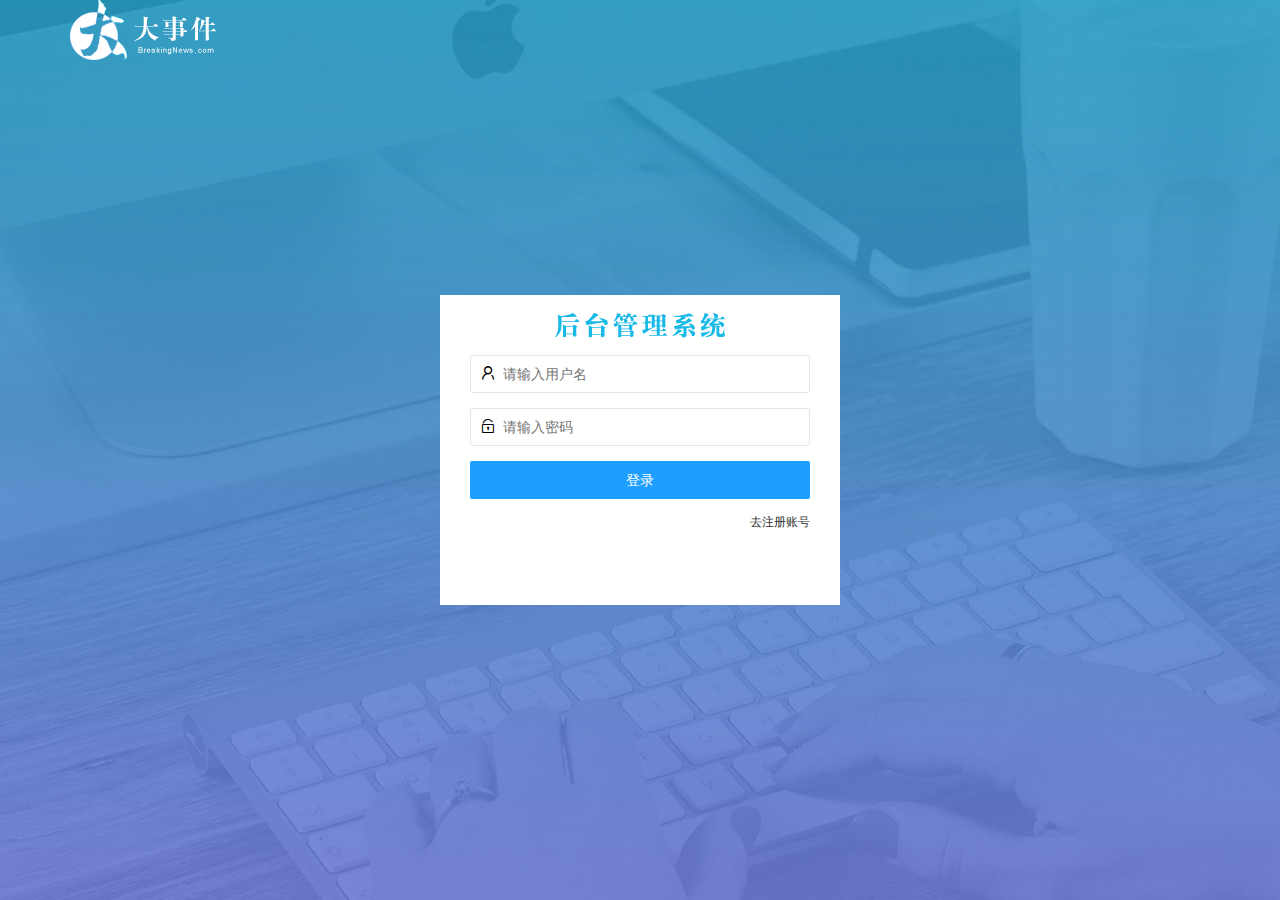
<file: login.html>
<!DOCTYPE html>
<html lang="en">

<head>
    <meta charset="UTF-8">
    <meta name="viewport" content="width=device-width, initial-scale=1.0">
    <title>大事件-登录/注册</title>
    <link rel="stylesheet" href="/assets/lib/layui/css/layui.css">
    <link rel="stylesheet" href="/assets/css/login.css">
</head>

<body>
    <!-- 头部的 logo 区域 -->
    <div class="layui-main">
        <img src="/assets/images/logo.png" alt="">
    </div>
    <!-- 登录注册区域 -->
    <div class="loginAndRegBox">
        <div class="title-box"></div>
        <!-- 登录的div -->
        <div class="login-box">
            <!-- 登录的表单 -->
            <form class="layui-form" id="form_login">
                <!-- 用户名 -->
                <div class="layui-form-item">
                    <!-- 输入框里面的小cion -->
                    <i class="layui-icon layui-icon-username"></i>
                    <input type="text" name="username" required lay-verify="required" placeholder="请输入用户名"
                        autocomplete="off" class="layui-input">
                </div>
                <!-- 密码 -->
                <div class="layui-form-item">
                    <!-- 输入框里面的小cion -->
                    <i class="layui-icon layui-icon-password"></i>
                    <input type="password" name="password" required lay-verify="required|pwd" placeholder="请输入密码"
                        autocomplete="off" class="layui-input">
                </div>
                <!-- 登录按钮 -->
                <div class="layui-form-item">
                    <button class="layui-btn  layui-btn-fluid  layui-btn-normal" lay-submit
                        lay-filter="formDemo">登录</button>
                </div>
                <div class="layui-form-item link">
                    <a href="javascript:;" id="link_reg">去注册账号</a>
                </div>
            </form>
        </div>
        <!-- 注册的div -->
        <div class="reg-box">
            <!-- 注册的表单 -->
            <form class="layui-form" id="form_reg">
                <!-- 用户名 -->
                <div class="layui-form-item">
                    <!-- 输入框里面的小cion -->
                    <i class="layui-icon layui-icon-username"></i>
                    <input type="text" name="username" required lay-verify="required" placeholder="请输入用户名"
                        autocomplete="off" class="layui-input">
                </div>
                <!-- 密码 -->
                <div class="layui-form-item">
                    <!-- 输入框里面的小cion -->
                    <i class="layui-icon layui-icon-password"></i>
                    <input type="password" name="password" required lay-verify="required|pwd" placeholder="请输入密码"
                        autocomplete="off" class="layui-input">
                </div>
                <!-- 再次确认密码 -->
                <div class="layui-form-item">
                    <!-- 输入框里面的小cion -->
                    <i class="layui-icon layui-icon-password"></i>
                    <input type="password" name="password" required lay-verify="required|pwd|repwd"
                        placeholder="请再次确认密码" autocomplete="off" class="layui-input">
                </div>
                <!-- 注册按钮 -->
                <div class="layui-form-item">
                    <button class="layui-btn  layui-btn-fluid  layui-btn-normal" lay-submit
                        lay-filter="formDemo">立即注册</button>
                </div>
                <div class="layui-form-item link">
                    <a href="javascript:;" id="link_login">去登录</a>
                </div>
            </form>

        </div>
    </div>
    <!-- 导入 layui 的js文件 -->
    <script src="/assets/lib/layui/layui.all.js"></script>
    <!-- 导入 JQuery -->
    <script src="/assets/lib/jquery.js"></script>
    <!-- 导入自己封装的 baseAPI.js -->
    <script src="/assets/js/baseAPI.js"></script>
    <!-- 导入自己的JavaScript 脚本 -->
    <script src="/assets/js/login.js"></script>
</body>

</html>
</file>
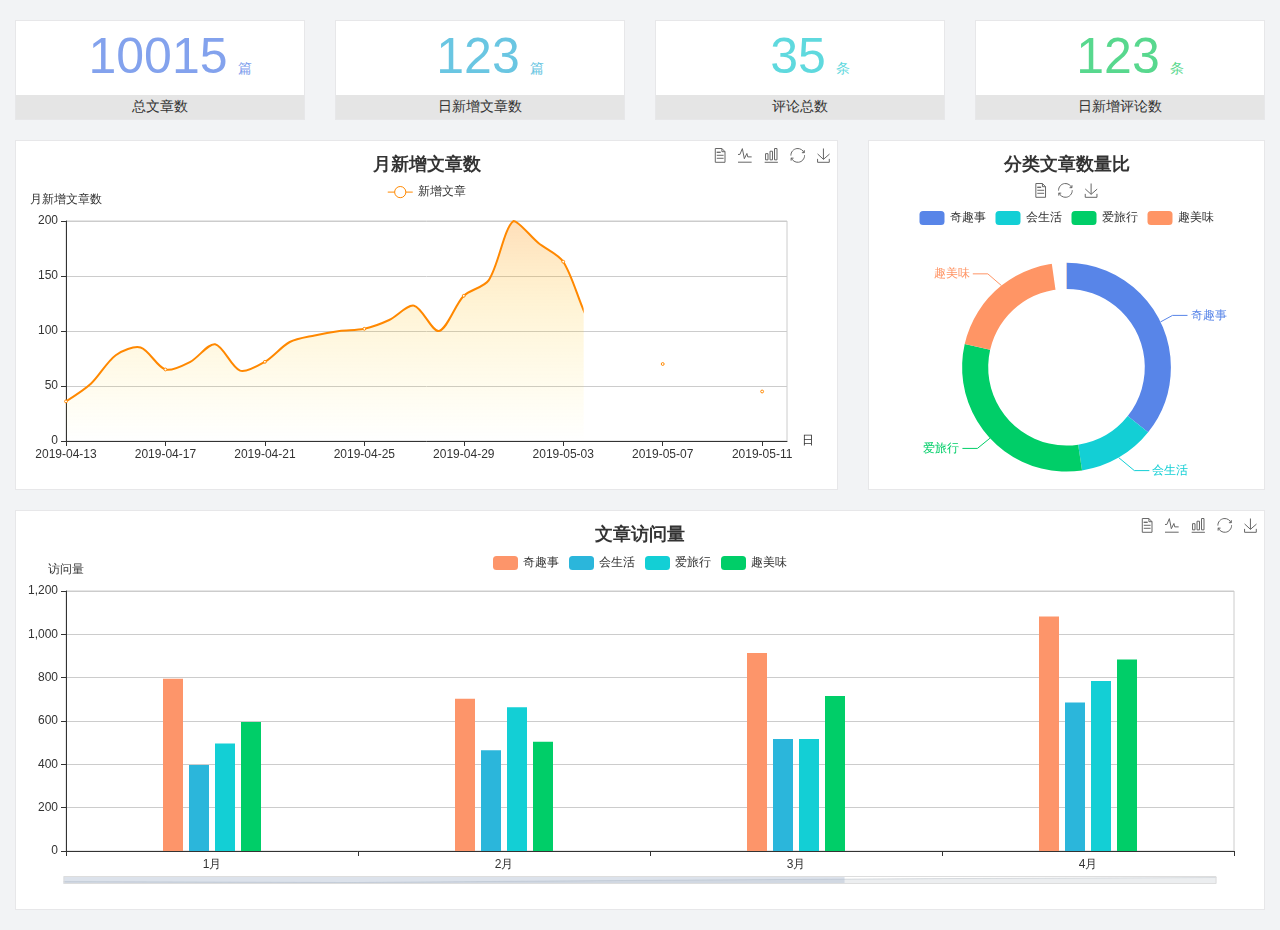
<file: home/dashboard.html>
<!DOCTYPE html>
<html lang="en">

<head>
  <meta charset="UTF-8">
  <meta name="viewport" content="width=device-width, initial-scale=1.0">
  <meta http-equiv="X-UA-Compatible" content="ie=edge">
  <title>图表统计</title>
  <link rel="stylesheet" href="../../assets/lib/bootstrap.css" />
  <link rel="stylesheet" href="../../assets/lib/main.css" />
  <script src="../../assets/lib/jquery.js"></script>
  <script type="text/javascript" src="../../assets/lib/echarts.min.js"></script>
</head>

<body>
  <div class="container-fluid">
    <div class="row spannel_list">
      <div class="col-sm-3 col-xs-6">
        <div class="spannel">
          <em>10015</em><span>篇</span>
          <b>总文章数</b>
        </div>
      </div>
      <div class="col-sm-3 col-xs-6">
        <div class="spannel scolor01">
          <em>123</em><span>篇</span>
          <b>日新增文章数</b>
        </div>
      </div>
      <div class="col-sm-3 col-xs-6">
        <div class="spannel scolor02">
          <em>35</em><span>条</span>
          <b>评论总数</b>
        </div>
      </div>
      <div class="col-sm-3 col-xs-6">
        <div class="spannel scolor03">
          <em>123</em><span>条</span>
          <b>日新增评论数</b>
        </div>
      </div>
    </div>
  </div>

  <div class="container-fluid">
    <div class="row curve-pie">
      <div class="col-lg-8 col-md-8">
        <div class="gragh_pannel" id="curve_show"></div>
      </div>
      <div class="col-lg-4 col-md-4">
        <div class="gragh_pannel" id="pie_show"></div>
      </div>
    </div>
  </div>

  <div class="container-fluid">
    <div class="column_pannel" id="column_show"></div>
  </div>

  <script>
    var oChart = echarts.init(document.getElementById('curve_show'));
    var aList_all = [
      { 'count': 36, 'date': '2019-04-13' },
      { 'count': 52, 'date': '2019-04-14' },
      { 'count': 78, 'date': '2019-04-15' },
      { 'count': 85, 'date': '2019-04-16' },
      { 'count': 65, 'date': '2019-04-17' },
      { 'count': 72, 'date': '2019-04-18' },
      { 'count': 88, 'date': '2019-04-19' },
      { 'count': 64, 'date': '2019-04-20' },
      { 'count': 72, 'date': '2019-04-21' },
      { 'count': 90, 'date': '2019-04-22' },
      { 'count': 96, 'date': '2019-04-23' },
      { 'count': 100, 'date': '2019-04-24' },
      { 'count': 102, 'date': '2019-04-25' },
      { 'count': 110, 'date': '2019-04-26' },
      { 'count': 123, 'date': '2019-04-27' },
      { 'count': 100, 'date': '2019-04-28' },
      { 'count': 132, 'date': '2019-04-29' },
      { 'count': 146, 'date': '2019-04-30' },
      { 'count': 200, 'date': '2019-05-01' },
      { 'count': 180, 'date': '2019-05-02' },
      { 'count': 163, 'date': '2019-05-03' },
      { 'count': 110, 'date': '2019-05-04' },
      { 'count': 80, 'date': '2019-05-05' },
      { 'count': 82, 'date': '2019-05-06' },
      { 'count': 70, 'date': '2019-05-07' },
      { 'count': 65, 'date': '2019-05-08' },
      { 'count': 54, 'date': '2019-05-09' },
      { 'count': 40, 'date': '2019-05-10' },
      { 'count': 45, 'date': '2019-05-11' },
      { 'count': 38, 'date': '2019-05-12' },
    ];

    let aCount = [];
    let aDate = [];

    for (var i = 0; i < aList_all.length; i++) {
      aCount.push(aList_all[i].count);
      aDate.push(aList_all[i].date);
    }

    var chartopt = {
      title: {
        text: '月新增文章数',
        left: 'center',
        top: '10'
      },
      tooltip: {
        trigger: 'axis'
      },
      legend: {
        data: ['新增文章'],
        top: '40'
      },
      toolbox: {
        show: true,
        feature: {
          mark: { show: true },
          dataView: { show: true, readOnly: false },
          magicType: { show: true, type: ['line', 'bar'] },
          restore: { show: true },
          saveAsImage: { show: true }
        }
      },
      calculable: true,
      xAxis: [
        {
          name: '日',
          type: 'category',
          boundaryGap: false,
          data: aDate
        }
      ],
      yAxis: [
        {
          name: '月新增文章数',
          type: 'value'
        }
      ],
      series: [
        {
          name: '新增文章',
          type: 'line',
          smooth: true,
          itemStyle: { normal: { areaStyle: { type: 'default' }, color: '#f80' }, lineStyle: { color: '#f80' } },
          data: aCount
        }],
      areaStyle: {
        normal: {
          color: new echarts.graphic.LinearGradient(0, 0, 0, 1, [{
            offset: 0,
            color: 'rgba(255,136,0,0.39)'
          }, {
            offset: .34,
            color: 'rgba(255,180,0,0.25)'
          }, {
            offset: 1,
            color: 'rgba(255,222,0,0.00)'
          }])

        }
      },
      grid: {
        show: true,
        x: 50,
        x2: 50,
        y: 80,
        height: 220
      }
    };

    oChart.setOption(chartopt);


    var oPie = echarts.init(document.getElementById('pie_show'));
    var oPieopt =
    {
      title: {
        top: 10,
        text: '分类文章数量比',
        x: 'center'
      },
      tooltip: {
        trigger: 'item',
        formatter: "{a} <br/>{b} : {c} ({d}%)"
      },
      color: ['#5885e8', '#13cfd5', '#00ce68', '#ff9565'],
      legend: {
        x: 'center',
        top: 65,
        data: ['奇趣事', '会生活', '爱旅行', '趣美味']
      },
      toolbox: {
        show: true,
        x: 'center',
        top: 35,
        feature: {
          mark: { show: true },
          dataView: { show: true, readOnly: false },
          magicType: {
            show: true,
            type: ['pie', 'funnel'],
            option: {
              funnel: {
                x: '25%',
                width: '50%',
                funnelAlign: 'left',
                max: 1548
              }
            }
          },
          restore: { show: true },
          saveAsImage: { show: true }
        }
      },
      calculable: true,
      series: [
        {
          name: '访问来源',
          type: 'pie',
          radius: ['45%', '60%'],
          center: ['50%', '65%'],
          data: [
            { value: 300, name: '奇趣事' },
            { value: 100, name: '会生活' },
            { value: 260, name: '爱旅行' },
            { value: 180, name: '趣美味' }
          ]
        }
      ]
    };
    oPie.setOption(oPieopt);



    var oColumn = this.echarts.init(document.getElementById('column_show'));
    var oColumnopt =
    {
      title: {
        text: '文章访问量',
        left: 'center',
        top: '10'
      },
      tooltip: {
        trigger: 'axis'
      },
      legend: {
        data: ['奇趣事', '会生活', '爱旅行', '趣美味'],
        top: '40'
      },
      toolbox: {
        show: true,
        feature: {
          mark: { show: true },
          dataView: { show: true, readOnly: false },
          magicType: { show: true, type: ['line', 'bar'] },
          restore: { show: true },
          saveAsImage: { show: true }
        }
      },
      calculable: true,
      xAxis: [
        {
          type: 'category',
          data: ['1月', '2月', '3月', '4月', '5月']
        }
      ],
      yAxis: [
        {
          name: '访问量',
          type: 'value'
        }
      ],
      series: [
        {
          name: '奇趣事',
          type: 'bar',
          barWidth: 20,
          itemStyle: {
            normal: { areaStyle: { type: 'default' }, color: '#fd956a' }
          },
          data: [800, 708, 920, 1090, 1200]
        },
        {
          name: '会生活',
          type: 'bar',
          barWidth: 20,
          itemStyle: {
            normal: { areaStyle: { type: 'default' }, color: '#2bb6db' }
          },
          data: [400, 468, 520, 690, 800]
        },
        {
          name: '爱旅行',
          type: 'bar',
          barWidth: 20,
          itemStyle: {
            normal: { areaStyle: { type: 'default' }, color: '#13cfd5' }
          },
          data: [500, 668, 520, 790, 900]
        },
        {
          name: '趣美味',
          type: 'bar',
          barWidth: 20,
          itemStyle: {
            normal: { areaStyle: { type: 'default' }, color: '#00ce68' }
          },
          data: [600, 508, 720, 890, 1000]
        }
      ],
      grid: {
        show: true,
        x: 50,
        x2: 30,
        y: 80,
        height: 260
      },
      dataZoom: [//给x轴设置滚动条
        {
          start: 0,//默认为0
          end: 100 - 1000 / 31,//默认为100
          type: 'slider',
          show: true,
          xAxisIndex: [0],
          handleSize: 0,//滑动条的 左右2个滑动条的大小
          height: 8,//组件高度
          left: 45, //左边的距离
          right: 50,//右边的距离
          bottom: 26,//右边的距离
          handleColor: '#ddd',//h滑动图标的颜色
          handleStyle: {
            borderColor: "#cacaca",
            borderWidth: "1",
            shadowBlur: 2,
            background: "#ddd",
            shadowColor: "#ddd",
          }
        }]
    };
    oColumn.setOption(oColumnopt);
  </script>
</body>

</html>
</file>
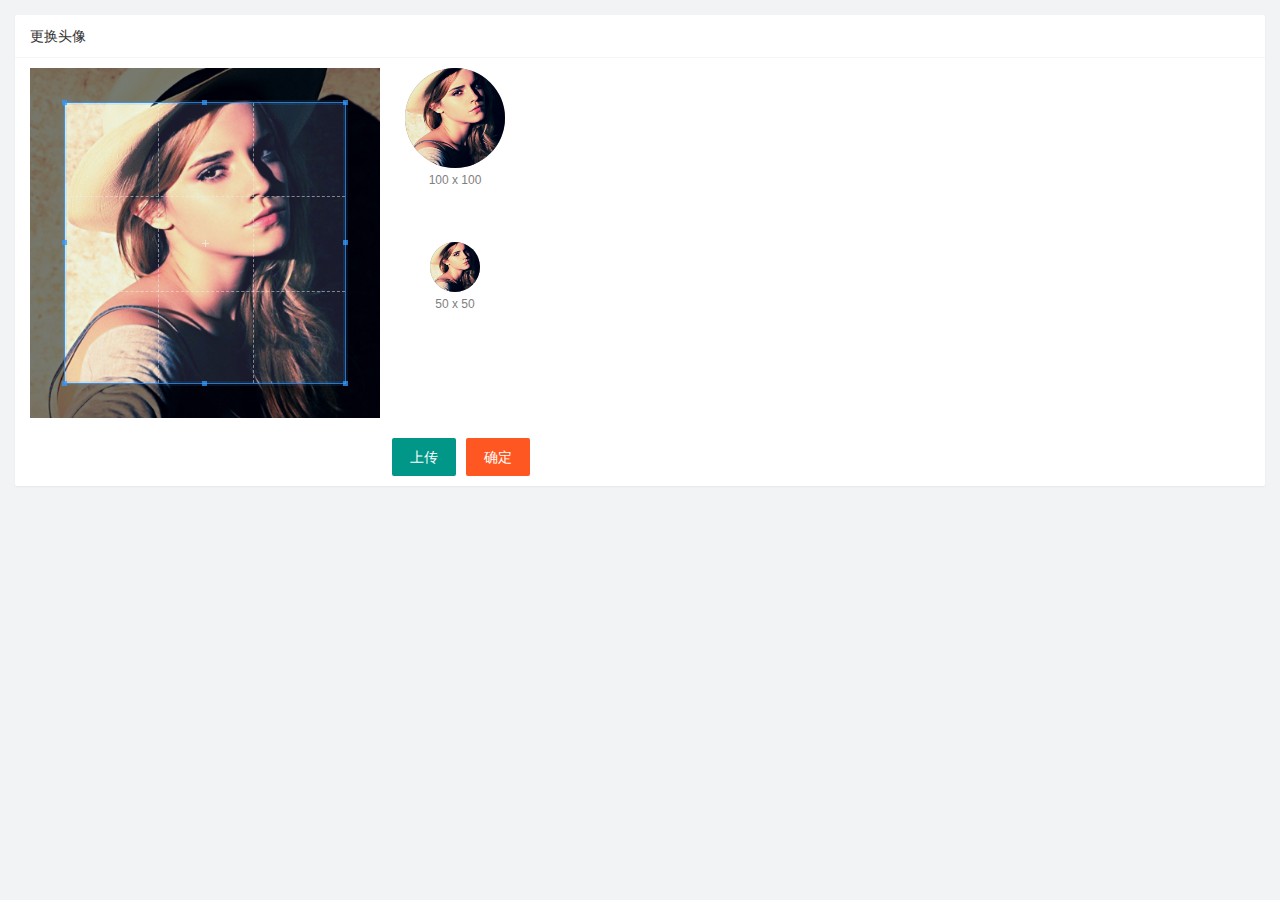
<file: user/user_avatar.html>
<!DOCTYPE html>
<html lang="en">

<head>
    <meta charset="UTF-8" />
    <meta name="viewport" content="width=device-width, initial-scale=1.0" />
    <title>Document</title>
    <link rel="stylesheet" href="/assets/lib/layui/css/layui.css" />
    <link rel="stylesheet" href="/assets/css/user/user_avatar.css" />
    <link rel="stylesheet" href="/assets/lib/cropper/cropper.css" />
</head>

<body>
    <!-- 卡片区域 -->
    <div class="layui-card">
        <div class="layui-card-header">更换头像</div>
        <div class="layui-card-body">
            <!-- 第一行的图片裁剪和预览区域 -->
            <div class="row1">
                <!-- 图片裁剪区域 -->
                <div class="cropper-box">
                    <!-- 这个 img 标签很重要，将来会把它初始化为裁剪区域 -->
                    <img id="image" src="/assets/images/sample.jpg" />
                </div>
                <!-- 图片的预览区域 -->
                <div class="preview-box">
                    <div>
                        <!-- 宽高为 100px 的预览区域 -->
                        <div class="img-preview w100"></div>
                        <p class="size">100 x 100</p>
                    </div>
                    <div>
                        <!-- 宽高为 50px 的预览区域 -->
                        <div class="img-preview w50"></div>
                        <p class="size">50 x 50</p>
                    </div>
                </div>
            </div> <!-- 第二行的按钮区域 -->
            <div class="row2">
                <input type="file" id="file" accept="image/*">
                <button type="button" class="layui-btn" id="btnChooseImage">上传</button>
                <button type="button" class="layui-btn layui-btn-danger" id="btnConfirm">确定</button>
            </div>
        </div>
    </div>
    <script src="/assets/lib/jquery.js"></script>
    <script src="/assets/js/baseAPI.js"></script>
    <script src="/assets/lib/layui/layui.all.js"></script>
    <script src="/assets/lib/cropper/Cropper.js"></script>
    <script src="/assets/lib/cropper/jquery-cropper.js"></script>
    <script src="/assets/js/user/user_avatar.js"></script>
</body>

</html>
</file>
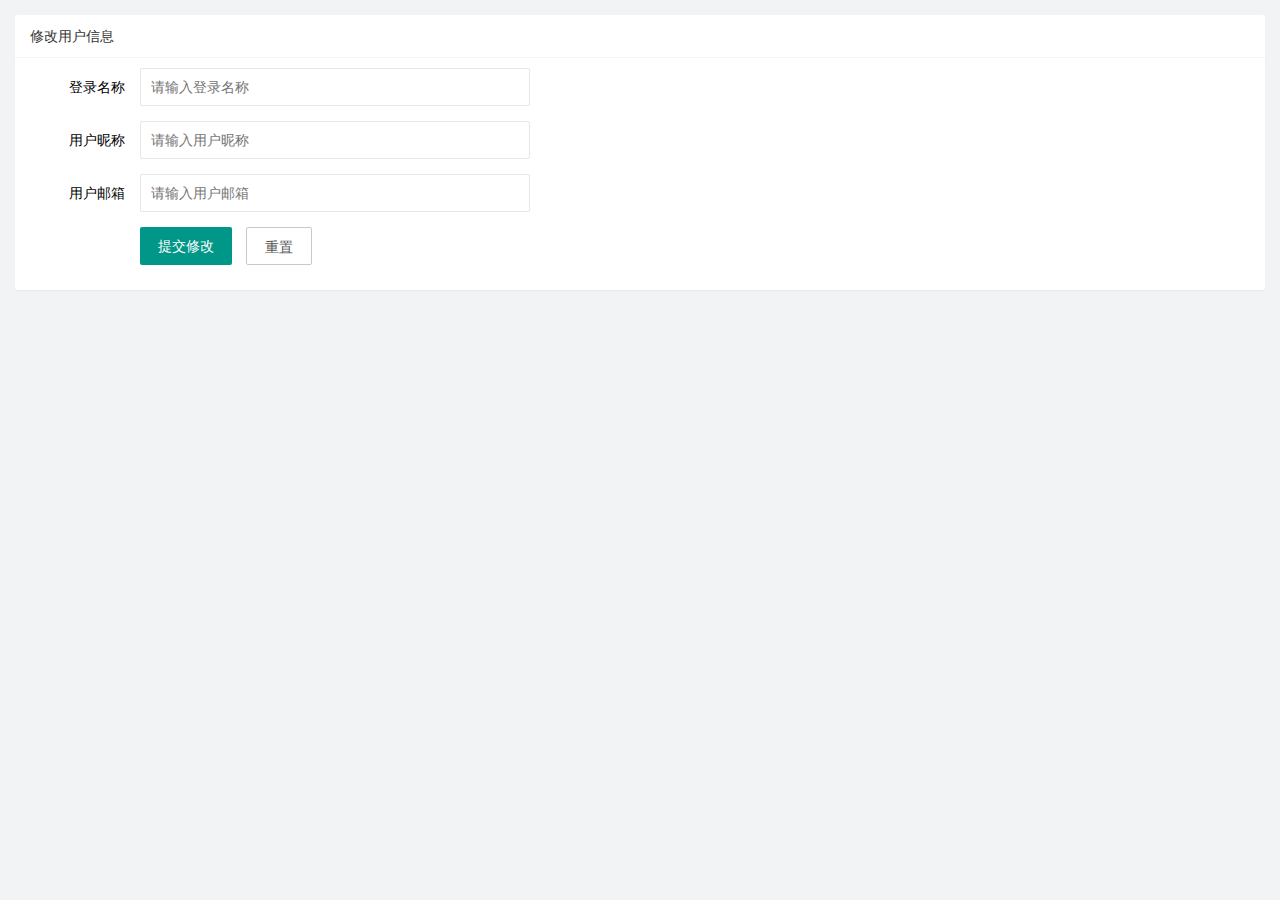
<file: user/user_info.html>
<!DOCTYPE html>
<html lang="en">

<head>
    <meta charset="UTF-8">
    <meta name="viewport" content="width=device-width, initial-scale=1.0">
    <title>Document</title>
    <link rel="stylesheet" href="/assets/lib/layui/css/layui.css">
    <link rel="stylesheet" href="/assets/css/user/user_info.css" />
</head>

<body>
    <div class="layui-card">
        <div class="layui-card-header">修改用户信息</div>
        <div class="layui-card-body">
            <!-- form 表单区域 -->
            <form class="layui-form" lay-filter="formUserInfo">
                <!-- 这是隐藏域 -->
                <input type="hidden" name="id" value="" />
                <div class="layui-form-item">
                    <label class="layui-form-label">登录名称</label>
                    <div class="layui-input-block">
                        <input type="text" name="username" required lay-verify="required" placeholder="请输入登录名称"
                            autocomplete="off" class="layui-input" readonly />
                    </div>
                </div>
                <div class="layui-form-item">
                    <label class="layui-form-label">用户昵称</label>
                    <div class="layui-input-block">
                        <input type="text" name="nickname" required lay-verify="required|nickname" placeholder="请输入用户昵称"
                            autocomplete="off" class="layui-input" />
                    </div>
                </div>
                <div class="layui-form-item">
                    <label class="layui-form-label">用户邮箱</label>
                    <div class="layui-input-block">
                        <input type="text" name="email" required lay-verify="required|email" placeholder="请输入用户邮箱"
                            autocomplete="off" class="layui-input" />
                    </div>
                </div>
                <div class="layui-form-item">
                    <div class="layui-input-block">
                        <button class="layui-btn" lay-submit lay-filter="formDemo">提交修改</button>
                        <button type="reset" class="layui-btn layui-btn-primary" id="btnReset">重置</button>
                    </div>
                </div>
            </form>
        </div>
    </div>
    <!-- 导入 layui 的 js -->
    <script src="/assets/lib/layui/layui.all.js"></script>
    <!-- 导入 jquery -->
    <script src="/assets/lib/jquery.js"></script>
    <!-- 导入baseAPI.js -->
    <script src="/assets/js/baseAPI.js"></script>
    <!-- 导入自己的 js -->
    <script src="/assets/js/user/user_info.js"></script>

</body>

</html>
</file>
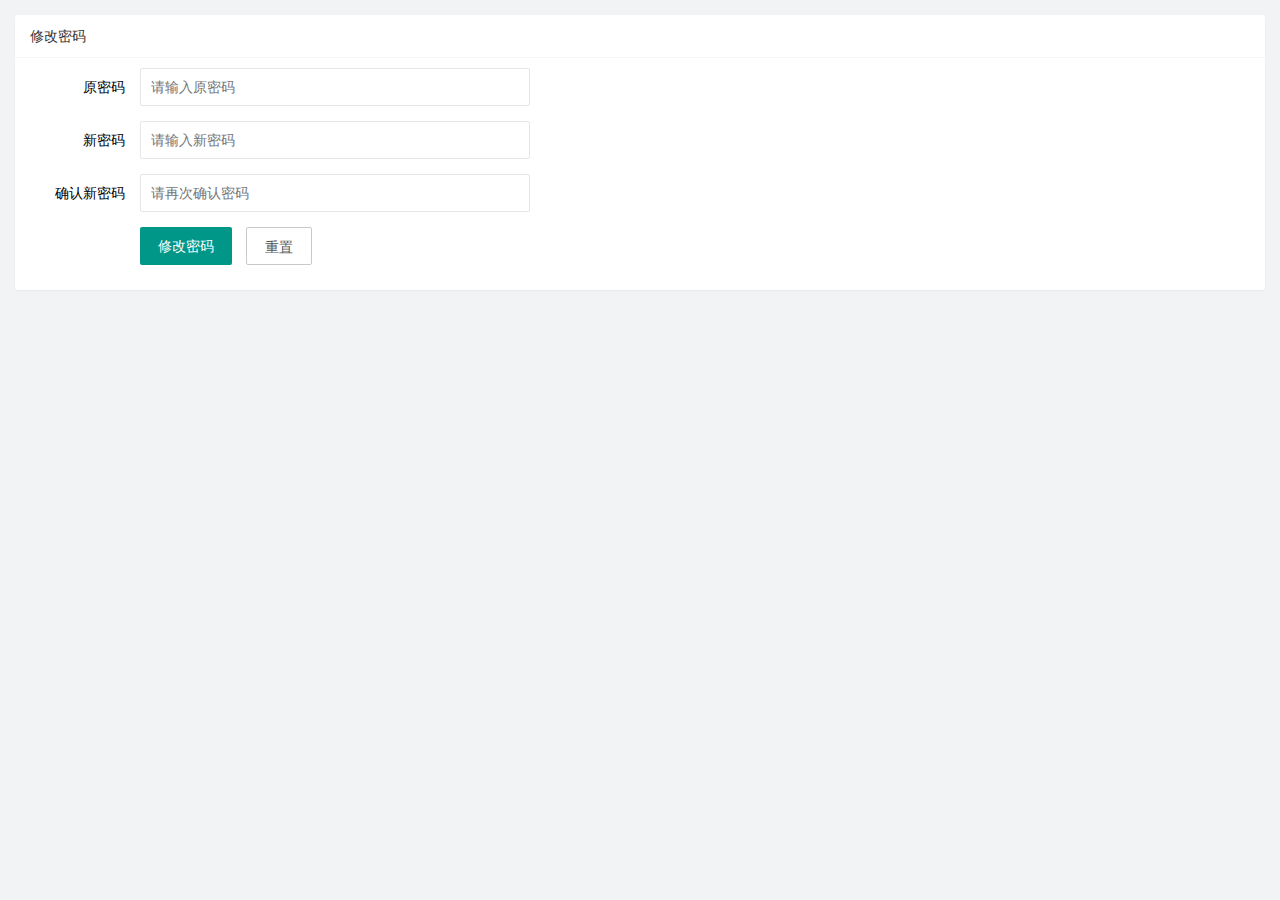
<file: user/user_pwd.html>
<!DOCTYPE html>
<html lang="en">

<head>
    <meta charset="UTF-8" />
    <meta name="viewport" content="width=device-width, initial-scale=1.0" />
    <title>Document</title>
    <link rel="stylesheet" href="/assets/lib/layui/css/layui.css" />
    <link rel="stylesheet" href="/assets/css/user/user_pwd.css" />
</head>

<body>
    <!-- 卡片区域 -->
    <div class="layui-card">
        <div class="layui-card-header">修改密码</div>
        <div class="layui-card-body">
            <form class="layui-form">
                <div class="layui-form-item">
                    <label class="layui-form-label">原密码</label>
                    <div class="layui-input-block">
                        <input type="password" name="oldPwd" required lay-verify="required|pwd" placeholder="请输入原密码"
                            autocomplete="off" class="layui-input" />
                    </div>
                </div>
                <div class="layui-form-item">
                    <label class="layui-form-label">新密码</label>
                    <div class="layui-input-block">
                        <input type="password" name="newPwd" required lay-verify="required|pwd|samePwd"
                            placeholder="请输入新密码" autocomplete="off" class="layui-input" />
                    </div>
                </div>
                <div class="layui-form-item">
                    <label class="layui-form-label">确认新密码</label>
                    <div class="layui-input-block">
                        <input type="password" name="rePwd" required lay-verify="required|pwd|rePwd"
                            placeholder="请再次确认密码" autocomplete="off" class="layui-input" />
                    </div>
                </div>
                <div class="layui-form-item">
                    <div class="layui-input-block">
                        <button class="layui-btn" lay-submit lay-filter="formDemo">修改密码</button>
                        <button type="reset" class="layui-btn layui-btn-primary">重置</button>
                    </div>
                </div>
            </form>
        </div>
    </div>
    <!-- 导入 layui 的 js -->
    <script src="/assets/lib/layui/layui.all.js"></script>
    <!-- 导入 jQuery -->
    <script src="/assets/lib/jquery.js"></script>
    <!-- 导入 baseAPI -->
    <script src="/assets/js/baseAPI.js"></script>
    <!-- 导入自己的 js -->
    <script src="/assets/js/user/user_pwd.js"></script>
</body>

</html>
</file>
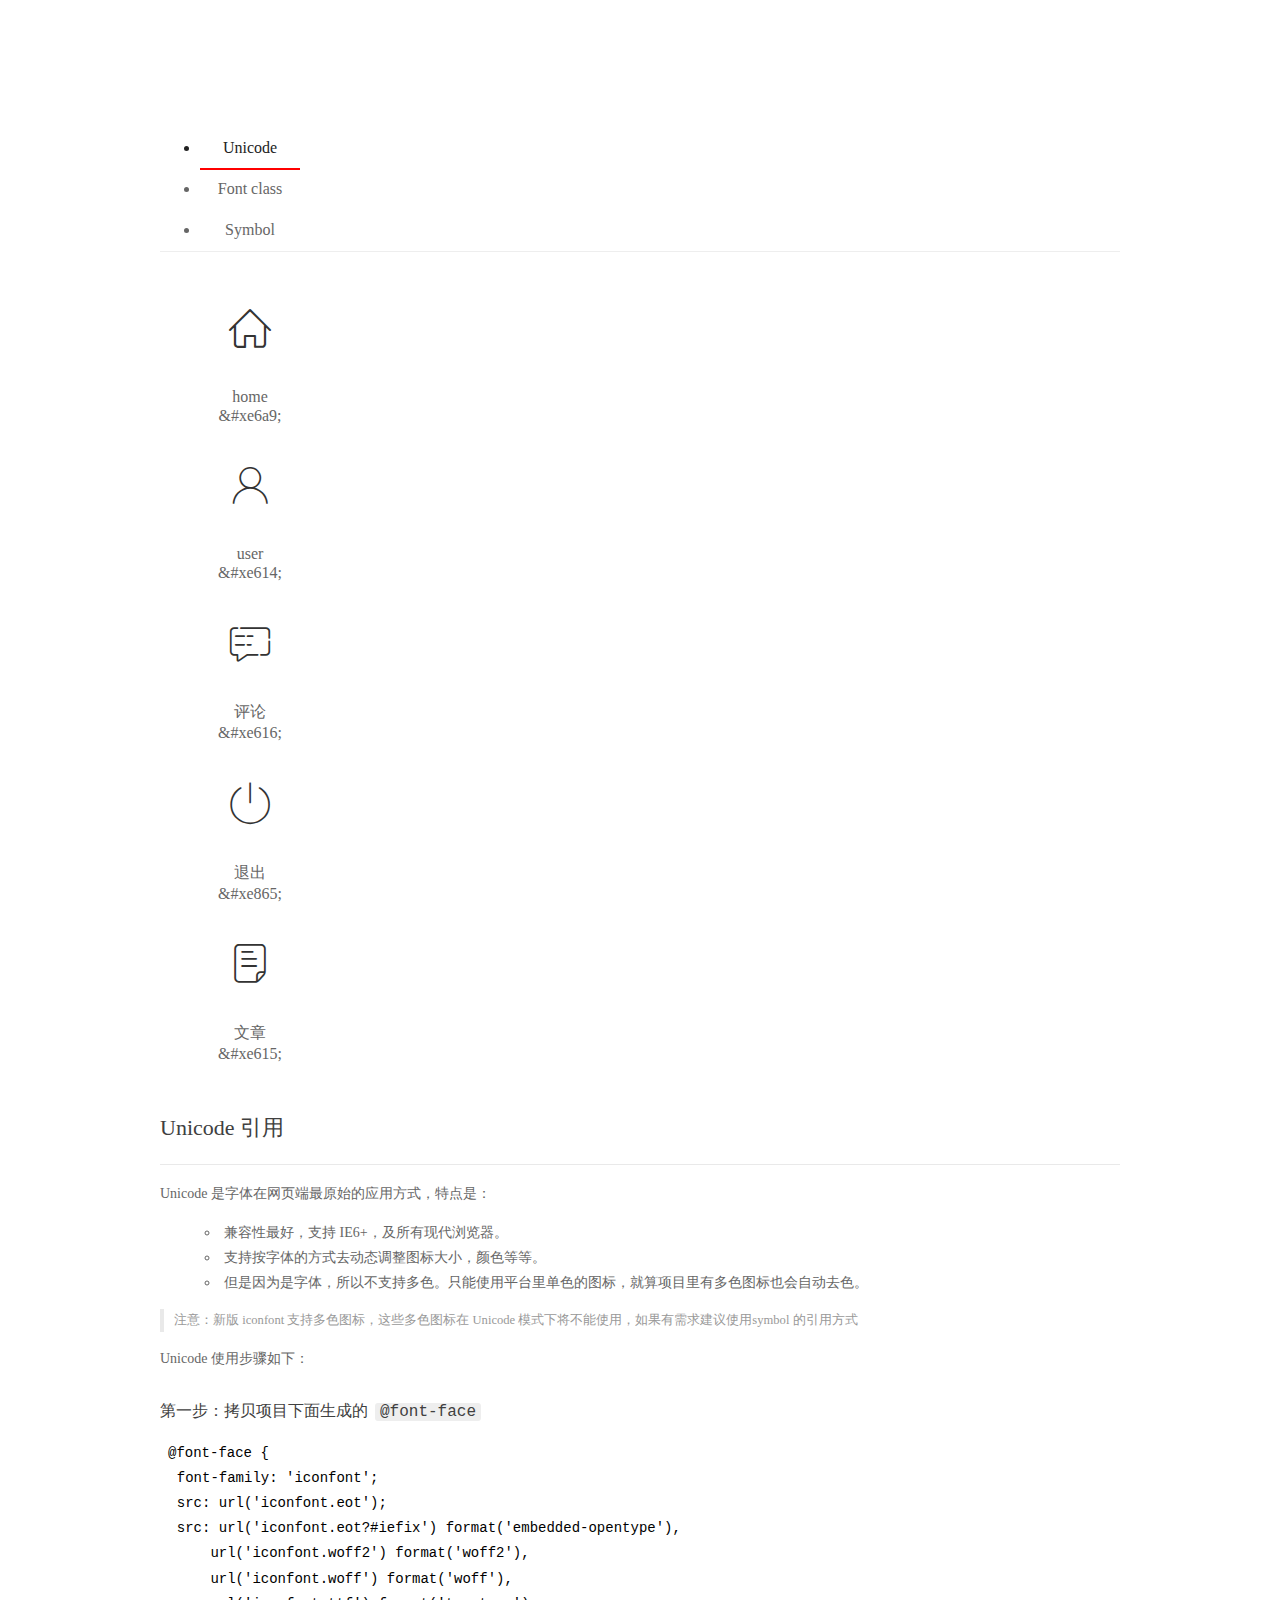
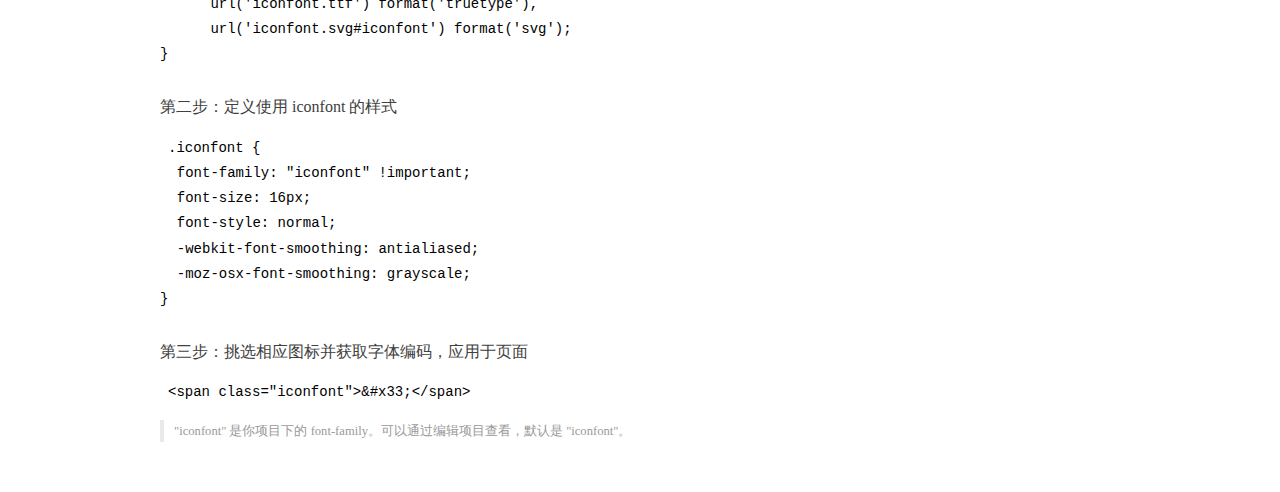
<file: assets/fonts/demo_index.html>
<!DOCTYPE html>
<html>
<head>
  <meta charset="utf-8"/>
  <title>IconFont Demo</title>
  <link rel="shortcut icon" href="https://gtms04.alicdn.com/tps/i4/TB1_oz6GVXXXXaFXpXXJDFnIXXX-64-64.ico" type="image/x-icon"/>
  <link rel="stylesheet" href="https://g.alicdn.com/thx/cube/1.3.2/cube.min.css">
  <link rel="stylesheet" href="demo.css">
  <link rel="stylesheet" href="iconfont.css">
  <script src="iconfont.js"></script>
  <!-- jQuery -->
  <script src="https://a1.alicdn.com/oss/uploads/2018/12/26/7bfddb60-08e8-11e9-9b04-53e73bb6408b.js"></script>
  <!-- 代码高亮 -->
  <script src="https://a1.alicdn.com/oss/uploads/2018/12/26/a3f714d0-08e6-11e9-8a15-ebf944d7534c.js"></script>
</head>
<body>
  <div class="main">
    <h1 class="logo"><a href="https://www.iconfont.cn/" title="iconfont 首页" target="_blank">&#xe86b;</a></h1>
    <div class="nav-tabs">
      <ul id="tabs" class="dib-box">
        <li class="dib active"><span>Unicode</span></li>
        <li class="dib"><span>Font class</span></li>
        <li class="dib"><span>Symbol</span></li>
      </ul>
      
    </div>
    <div class="tab-container">
      <div class="content unicode" style="display: block;">
          <ul class="icon_lists dib-box">
          
            <li class="dib">
              <span class="icon iconfont">&#xe6a9;</span>
                <div class="name">home</div>
                <div class="code-name">&amp;#xe6a9;</div>
              </li>
          
            <li class="dib">
              <span class="icon iconfont">&#xe614;</span>
                <div class="name">user</div>
                <div class="code-name">&amp;#xe614;</div>
              </li>
          
            <li class="dib">
              <span class="icon iconfont">&#xe616;</span>
                <div class="name">评论</div>
                <div class="code-name">&amp;#xe616;</div>
              </li>
          
            <li class="dib">
              <span class="icon iconfont">&#xe865;</span>
                <div class="name">退出</div>
                <div class="code-name">&amp;#xe865;</div>
              </li>
          
            <li class="dib">
              <span class="icon iconfont">&#xe615;</span>
                <div class="name">文章</div>
                <div class="code-name">&amp;#xe615;</div>
              </li>
          
          </ul>
          <div class="article markdown">
          <h2 id="unicode-">Unicode 引用</h2>
          <hr>

          <p>Unicode 是字体在网页端最原始的应用方式，特点是：</p>
          <ul>
            <li>兼容性最好，支持 IE6+，及所有现代浏览器。</li>
            <li>支持按字体的方式去动态调整图标大小，颜色等等。</li>
            <li>但是因为是字体，所以不支持多色。只能使用平台里单色的图标，就算项目里有多色图标也会自动去色。</li>
          </ul>
          <blockquote>
            <p>注意：新版 iconfont 支持多色图标，这些多色图标在 Unicode 模式下将不能使用，如果有需求建议使用symbol 的引用方式</p>
          </blockquote>
          <p>Unicode 使用步骤如下：</p>
          <h3 id="-font-face">第一步：拷贝项目下面生成的 <code>@font-face</code></h3>
<pre><code class="language-css"
>@font-face {
  font-family: 'iconfont';
  src: url('iconfont.eot');
  src: url('iconfont.eot?#iefix') format('embedded-opentype'),
      url('iconfont.woff2') format('woff2'),
      url('iconfont.woff') format('woff'),
      url('iconfont.ttf') format('truetype'),
      url('iconfont.svg#iconfont') format('svg');
}
</code></pre>
          <h3 id="-iconfont-">第二步：定义使用 iconfont 的样式</h3>
<pre><code class="language-css"
>.iconfont {
  font-family: "iconfont" !important;
  font-size: 16px;
  font-style: normal;
  -webkit-font-smoothing: antialiased;
  -moz-osx-font-smoothing: grayscale;
}
</code></pre>
          <h3 id="-">第三步：挑选相应图标并获取字体编码，应用于页面</h3>
<pre>
<code class="language-html"
>&lt;span class="iconfont"&gt;&amp;#x33;&lt;/span&gt;
</code></pre>
          <blockquote>
            <p>"iconfont" 是你项目下的 font-family。可以通过编辑项目查看，默认是 "iconfont"。</p>
          </blockquote>
          </div>
      </div>
      <div class="content font-class">
        <ul class="icon_lists dib-box">
          
          <li class="dib">
            <span class="icon iconfont icon-home"></span>
            <div class="name">
              home
            </div>
            <div class="code-name">.icon-home
            </div>
          </li>
          
          <li class="dib">
            <span class="icon iconfont icon-user"></span>
            <div class="name">
              user
            </div>
            <div class="code-name">.icon-user
            </div>
          </li>
          
          <li class="dib">
            <span class="icon iconfont icon-pinglun"></span>
            <div class="name">
              评论
            </div>
            <div class="code-name">.icon-pinglun
            </div>
          </li>
          
          <li class="dib">
            <span class="icon iconfont icon-tuichu"></span>
            <div class="name">
              退出
            </div>
            <div class="code-name">.icon-tuichu
            </div>
          </li>
          
          <li class="dib">
            <span class="icon iconfont icon-16"></span>
            <div class="name">
              文章
            </div>
            <div class="code-name">.icon-16
            </div>
          </li>
          
        </ul>
        <div class="article markdown">
        <h2 id="font-class-">font-class 引用</h2>
        <hr>

        <p>font-class 是 Unicode 使用方式的一种变种，主要是解决 Unicode 书写不直观，语意不明确的问题。</p>
        <p>与 Unicode 使用方式相比，具有如下特点：</p>
        <ul>
          <li>兼容性良好，支持 IE8+，及所有现代浏览器。</li>
          <li>相比于 Unicode 语意明确，书写更直观。可以很容易分辨这个 icon 是什么。</li>
          <li>因为使用 class 来定义图标，所以当要替换图标时，只需要修改 class 里面的 Unicode 引用。</li>
          <li>不过因为本质上还是使用的字体，所以多色图标还是不支持的。</li>
        </ul>
        <p>使用步骤如下：</p>
        <h3 id="-fontclass-">第一步：引入项目下面生成的 fontclass 代码：</h3>
<pre><code class="language-html">&lt;link rel="stylesheet" href="./iconfont.css"&gt;
</code></pre>
        <h3 id="-">第二步：挑选相应图标并获取类名，应用于页面：</h3>
<pre><code class="language-html">&lt;span class="iconfont icon-xxx"&gt;&lt;/span&gt;
</code></pre>
        <blockquote>
          <p>"
            iconfont" 是你项目下的 font-family。可以通过编辑项目查看，默认是 "iconfont"。</p>
        </blockquote>
      </div>
      </div>
      <div class="content symbol">
          <ul class="icon_lists dib-box">
          
            <li class="dib">
                <svg class="icon svg-icon" aria-hidden="true">
                  <use xlink:href="#icon-home"></use>
                </svg>
                <div class="name">home</div>
                <div class="code-name">#icon-home</div>
            </li>
          
            <li class="dib">
                <svg class="icon svg-icon" aria-hidden="true">
                  <use xlink:href="#icon-user"></use>
                </svg>
                <div class="name">user</div>
                <div class="code-name">#icon-user</div>
            </li>
          
            <li class="dib">
                <svg class="icon svg-icon" aria-hidden="true">
                  <use xlink:href="#icon-pinglun"></use>
                </svg>
                <div class="name">评论</div>
                <div class="code-name">#icon-pinglun</div>
            </li>
          
            <li class="dib">
                <svg class="icon svg-icon" aria-hidden="true">
                  <use xlink:href="#icon-tuichu"></use>
                </svg>
                <div class="name">退出</div>
                <div class="code-name">#icon-tuichu</div>
            </li>
          
            <li class="dib">
                <svg class="icon svg-icon" aria-hidden="true">
                  <use xlink:href="#icon-16"></use>
                </svg>
                <div class="name">文章</div>
                <div class="code-name">#icon-16</div>
            </li>
          
          </ul>
          <div class="article markdown">
          <h2 id="symbol-">Symbol 引用</h2>
          <hr>

          <p>这是一种全新的使用方式，应该说这才是未来的主流，也是平台目前推荐的用法。相关介绍可以参考这篇<a href="">文章</a>
            这种用法其实是做了一个 SVG 的集合，与另外两种相比具有如下特点：</p>
          <ul>
            <li>支持多色图标了，不再受单色限制。</li>
            <li>通过一些技巧，支持像字体那样，通过 <code>font-size</code>, <code>color</code> 来调整样式。</li>
            <li>兼容性较差，支持 IE9+，及现代浏览器。</li>
            <li>浏览器渲染 SVG 的性能一般，还不如 png。</li>
          </ul>
          <p>使用步骤如下：</p>
          <h3 id="-symbol-">第一步：引入项目下面生成的 symbol 代码：</h3>
<pre><code class="language-html">&lt;script src="./iconfont.js"&gt;&lt;/script&gt;
</code></pre>
          <h3 id="-css-">第二步：加入通用 CSS 代码（引入一次就行）：</h3>
<pre><code class="language-html">&lt;style&gt;
.icon {
  width: 1em;
  height: 1em;
  vertical-align: -0.15em;
  fill: currentColor;
  overflow: hidden;
}
&lt;/style&gt;
</code></pre>
          <h3 id="-">第三步：挑选相应图标并获取类名，应用于页面：</h3>
<pre><code class="language-html">&lt;svg class="icon" aria-hidden="true"&gt;
  &lt;use xlink:href="#icon-xxx"&gt;&lt;/use&gt;
&lt;/svg&gt;
</code></pre>
          </div>
      </div>

    </div>
  </div>
  <script>
  $(document).ready(function () {
      $('.tab-container .content:first').show()

      $('#tabs li').click(function (e) {
        var tabContent = $('.tab-container .content')
        var index = $(this).index()

        if ($(this).hasClass('active')) {
          return
        } else {
          $('#tabs li').removeClass('active')
          $(this).addClass('active')

          tabContent.hide().eq(index).fadeIn()
        }
      })
    })
  </script>
</body>
</html>
</file>
<file: assets/lib/layui/css/layui.css>
/** layui-v2.5.5 MIT License By https://www.layui.com */
 .layui-inline,img{display:inline-block;vertical-align:middle}h1,h2,h3,h4,h5,h6{font-weight:400}.layui-edge,.layui-header,.layui-inline,.layui-main{position:relative}.layui-body,.layui-edge,.layui-elip{overflow:hidden}.layui-btn,.layui-edge,.layui-inline,img{vertical-align:middle}.layui-btn,.layui-disabled,.layui-icon,.layui-unselect{-moz-user-select:none;-webkit-user-select:none;-ms-user-select:none}.layui-elip,.layui-form-checkbox span,.layui-form-pane .layui-form-label{text-overflow:ellipsis;white-space:nowrap}.layui-breadcrumb,.layui-tree-btnGroup{visibility:hidden}blockquote,body,button,dd,div,dl,dt,form,h1,h2,h3,h4,h5,h6,input,li,ol,p,pre,td,textarea,th,ul{margin:0;padding:0;-webkit-tap-highlight-color:rgba(0,0,0,0)}a:active,a:hover{outline:0}img{border:none}li{list-style:none}table{border-collapse:collapse;border-spacing:0}h4,h5,h6{font-size:100%}button,input,optgroup,option,select,textarea{font-family:inherit;font-size:inherit;font-style:inherit;font-weight:inherit;outline:0}pre{white-space:pre-wrap;white-space:-moz-pre-wrap;white-space:-pre-wrap;white-space:-o-pre-wrap;word-wrap:break-word}body{line-height:24px;font:14px Helvetica Neue,Helvetica,PingFang SC,Tahoma,Arial,sans-serif}hr{height:1px;margin:10px 0;border:0;clear:both}a{color:#333;text-decoration:none}a:hover{color:#777}a cite{font-style:normal;*cursor:pointer}.layui-border-box,.layui-border-box *{box-sizing:border-box}.layui-box,.layui-box *{box-sizing:content-box}.layui-clear{clear:both;*zoom:1}.layui-clear:after{content:'\20';clear:both;*zoom:1;display:block;height:0}.layui-inline{*display:inline;*zoom:1}.layui-edge{display:inline-block;width:0;height:0;border-width:6px;border-style:dashed;border-color:transparent}.layui-edge-top{top:-4px;border-bottom-color:#999;border-bottom-style:solid}.layui-edge-right{border-left-color:#999;border-left-style:solid}.layui-edge-bottom{top:2px;border-top-color:#999;border-top-style:solid}.layui-edge-left{border-right-color:#999;border-right-style:solid}.layui-disabled,.layui-disabled:hover{color:#d2d2d2!important;cursor:not-allowed!important}.layui-circle{border-radius:100%}.layui-show{display:block!important}.layui-hide{display:none!important}@font-face{font-family:layui-icon;src:url(../font/iconfont.eot?v=250);src:url(../font/iconfont.eot?v=250#iefix) format('embedded-opentype'),url(../font/iconfont.woff2?v=250) format('woff2'),url(../font/iconfont.woff?v=250) format('woff'),url(../font/iconfont.ttf?v=250) format('truetype'),url(../font/iconfont.svg?v=250#layui-icon) format('svg')}.layui-icon{font-family:layui-icon!important;font-size:16px;font-style:normal;-webkit-font-smoothing:antialiased;-moz-osx-font-smoothing:grayscale}.layui-icon-reply-fill:before{content:"\e611"}.layui-icon-set-fill:before{content:"\e614"}.layui-icon-menu-fill:before{content:"\e60f"}.layui-icon-search:before{content:"\e615"}.layui-icon-share:before{content:"\e641"}.layui-icon-set-sm:before{content:"\e620"}.layui-icon-engine:before{content:"\e628"}.layui-icon-close:before{content:"\1006"}.layui-icon-close-fill:before{content:"\1007"}.layui-icon-chart-screen:before{content:"\e629"}.layui-icon-star:before{content:"\e600"}.layui-icon-circle-dot:before{content:"\e617"}.layui-icon-chat:before{content:"\e606"}.layui-icon-release:before{content:"\e609"}.layui-icon-list:before{content:"\e60a"}.layui-icon-chart:before{content:"\e62c"}.layui-icon-ok-circle:before{content:"\1005"}.layui-icon-layim-theme:before{content:"\e61b"}.layui-icon-table:before{content:"\e62d"}.layui-icon-right:before{content:"\e602"}.layui-icon-left:before{content:"\e603"}.layui-icon-cart-simple:before{content:"\e698"}.layui-icon-face-cry:before{content:"\e69c"}.layui-icon-face-smile:before{content:"\e6af"}.layui-icon-survey:before{content:"\e6b2"}.layui-icon-tree:before{content:"\e62e"}.layui-icon-upload-circle:before{content:"\e62f"}.layui-icon-add-circle:before{content:"\e61f"}.layui-icon-download-circle:before{content:"\e601"}.layui-icon-templeate-1:before{content:"\e630"}.layui-icon-util:before{content:"\e631"}.layui-icon-face-surprised:before{content:"\e664"}.layui-icon-edit:before{content:"\e642"}.layui-icon-speaker:before{content:"\e645"}.layui-icon-down:before{content:"\e61a"}.layui-icon-file:before{content:"\e621"}.layui-icon-layouts:before{content:"\e632"}.layui-icon-rate-half:before{content:"\e6c9"}.layui-icon-add-circle-fine:before{content:"\e608"}.layui-icon-prev-circle:before{content:"\e633"}.layui-icon-read:before{content:"\e705"}.layui-icon-404:before{content:"\e61c"}.layui-icon-carousel:before{content:"\e634"}.layui-icon-help:before{content:"\e607"}.layui-icon-code-circle:before{content:"\e635"}.layui-icon-water:before{content:"\e636"}.layui-icon-username:before{content:"\e66f"}.layui-icon-find-fill:before{content:"\e670"}.layui-icon-about:before{content:"\e60b"}.layui-icon-location:before{content:"\e715"}.layui-icon-up:before{content:"\e619"}.layui-icon-pause:before{content:"\e651"}.layui-icon-date:before{content:"\e637"}.layui-icon-layim-uploadfile:before{content:"\e61d"}.layui-icon-delete:before{content:"\e640"}.layui-icon-play:before{content:"\e652"}.layui-icon-top:before{content:"\e604"}.layui-icon-friends:before{content:"\e612"}.layui-icon-refresh-3:before{content:"\e9aa"}.layui-icon-ok:before{content:"\e605"}.layui-icon-layer:before{content:"\e638"}.layui-icon-face-smile-fine:before{content:"\e60c"}.layui-icon-dollar:before{content:"\e659"}.layui-icon-group:before{content:"\e613"}.layui-icon-layim-download:before{content:"\e61e"}.layui-icon-picture-fine:before{content:"\e60d"}.layui-icon-link:before{content:"\e64c"}.layui-icon-diamond:before{content:"\e735"}.layui-icon-log:before{content:"\e60e"}.layui-icon-rate-solid:before{content:"\e67a"}.layui-icon-fonts-del:before{content:"\e64f"}.layui-icon-unlink:before{content:"\e64d"}.layui-icon-fonts-clear:before{content:"\e639"}.layui-icon-triangle-r:before{content:"\e623"}.layui-icon-circle:before{content:"\e63f"}.layui-icon-radio:before{content:"\e643"}.layui-icon-align-center:before{content:"\e647"}.layui-icon-align-right:before{content:"\e648"}.layui-icon-align-left:before{content:"\e649"}.layui-icon-loading-1:before{content:"\e63e"}.layui-icon-return:before{content:"\e65c"}.layui-icon-fonts-strong:before{content:"\e62b"}.layui-icon-upload:before{content:"\e67c"}.layui-icon-dialogue:before{content:"\e63a"}.layui-icon-video:before{content:"\e6ed"}.layui-icon-headset:before{content:"\e6fc"}.layui-icon-cellphone-fine:before{content:"\e63b"}.layui-icon-add-1:before{content:"\e654"}.layui-icon-face-smile-b:before{content:"\e650"}.layui-icon-fonts-html:before{content:"\e64b"}.layui-icon-form:before{content:"\e63c"}.layui-icon-cart:before{content:"\e657"}.layui-icon-camera-fill:before{content:"\e65d"}.layui-icon-tabs:before{content:"\e62a"}.layui-icon-fonts-code:before{content:"\e64e"}.layui-icon-fire:before{content:"\e756"}.layui-icon-set:before{content:"\e716"}.layui-icon-fonts-u:before{content:"\e646"}.layui-icon-triangle-d:before{content:"\e625"}.layui-icon-tips:before{content:"\e702"}.layui-icon-picture:before{content:"\e64a"}.layui-icon-more-vertical:before{content:"\e671"}.layui-icon-flag:before{content:"\e66c"}.layui-icon-loading:before{content:"\e63d"}.layui-icon-fonts-i:before{content:"\e644"}.layui-icon-refresh-1:before{content:"\e666"}.layui-icon-rmb:before{content:"\e65e"}.layui-icon-home:before{content:"\e68e"}.layui-icon-user:before{content:"\e770"}.layui-icon-notice:before{content:"\e667"}.layui-icon-login-weibo:before{content:"\e675"}.layui-icon-voice:before{content:"\e688"}.layui-icon-upload-drag:before{content:"\e681"}.layui-icon-login-qq:before{content:"\e676"}.layui-icon-snowflake:before{content:"\e6b1"}.layui-icon-file-b:before{content:"\e655"}.layui-icon-template:before{content:"\e663"}.layui-icon-auz:before{content:"\e672"}.layui-icon-console:before{content:"\e665"}.layui-icon-app:before{content:"\e653"}.layui-icon-prev:before{content:"\e65a"}.layui-icon-website:before{content:"\e7ae"}.layui-icon-next:before{content:"\e65b"}.layui-icon-component:before{content:"\e857"}.layui-icon-more:before{content:"\e65f"}.layui-icon-login-wechat:before{content:"\e677"}.layui-icon-shrink-right:before{content:"\e668"}.layui-icon-spread-left:before{content:"\e66b"}.layui-icon-camera:before{content:"\e660"}.layui-icon-note:before{content:"\e66e"}.layui-icon-refresh:before{content:"\e669"}.layui-icon-female:before{content:"\e661"}.layui-icon-male:before{content:"\e662"}.layui-icon-password:before{content:"\e673"}.layui-icon-senior:before{content:"\e674"}.layui-icon-theme:before{content:"\e66a"}.layui-icon-tread:before{content:"\e6c5"}.layui-icon-praise:before{content:"\e6c6"}.layui-icon-star-fill:before{content:"\e658"}.layui-icon-rate:before{content:"\e67b"}.layui-icon-template-1:before{content:"\e656"}.layui-icon-vercode:before{content:"\e679"}.layui-icon-cellphone:before{content:"\e678"}.layui-icon-screen-full:before{content:"\e622"}.layui-icon-screen-restore:before{content:"\e758"}.layui-icon-cols:before{content:"\e610"}.layui-icon-export:before{content:"\e67d"}.layui-icon-print:before{content:"\e66d"}.layui-icon-slider:before{content:"\e714"}.layui-icon-addition:before{content:"\e624"}.layui-icon-subtraction:before{content:"\e67e"}.layui-icon-service:before{content:"\e626"}.layui-icon-transfer:before{content:"\e691"}.layui-main{width:1140px;margin:0 auto}.layui-header{z-index:1000;height:60px}.layui-header a:hover{transition:all .5s;-webkit-transition:all .5s}.layui-side{position:fixed;left:0;top:0;bottom:0;z-index:999;width:200px;overflow-x:hidden}.layui-side-scroll{position:relative;width:220px;height:100%;overflow-x:hidden}.layui-body{position:absolute;left:200px;right:0;top:0;bottom:0;z-index:998;width:auto;overflow-y:auto;box-sizing:border-box}.layui-layout-body{overflow:hidden}.layui-layout-admin .layui-header{background-color:#23262E}.layui-layout-admin .layui-side{top:60px;width:200px;overflow-x:hidden}.layui-layout-admin .layui-body{position:fixed;top:60px;bottom:44px}.layui-layout-admin .layui-main{width:auto;margin:0 15px}.layui-layout-admin .layui-footer{position:fixed;left:200px;right:0;bottom:0;height:44px;line-height:44px;padding:0 15px;background-color:#eee}.layui-layout-admin .layui-logo{position:absolute;left:0;top:0;width:200px;height:100%;line-height:60px;text-align:center;color:#009688;font-size:16px}.layui-layout-admin .layui-header .layui-nav{background:0 0}.layui-layout-left{position:absolute!important;left:200px;top:0}.layui-layout-right{position:absolute!important;right:0;top:0}.layui-container{position:relative;margin:0 auto;padding:0 15px;box-sizing:border-box}.layui-fluid{position:relative;margin:0 auto;padding:0 15px}.layui-row:after,.layui-row:before{content:'';display:block;clear:both}.layui-col-lg1,.layui-col-lg10,.layui-col-lg11,.layui-col-lg12,.layui-col-lg2,.layui-col-lg3,.layui-col-lg4,.layui-col-lg5,.layui-col-lg6,.layui-col-lg7,.layui-col-lg8,.layui-col-lg9,.layui-col-md1,.layui-col-md10,.layui-col-md11,.layui-col-md12,.layui-col-md2,.layui-col-md3,.layui-col-md4,.layui-col-md5,.layui-col-md6,.layui-col-md7,.layui-col-md8,.layui-col-md9,.layui-col-sm1,.layui-col-sm10,.layui-col-sm11,.layui-col-sm12,.layui-col-sm2,.layui-col-sm3,.layui-col-sm4,.layui-col-sm5,.layui-col-sm6,.layui-col-sm7,.layui-col-sm8,.layui-col-sm9,.layui-col-xs1,.layui-col-xs10,.layui-col-xs11,.layui-col-xs12,.layui-col-xs2,.layui-col-xs3,.layui-col-xs4,.layui-col-xs5,.layui-col-xs6,.layui-col-xs7,.layui-col-xs8,.layui-col-xs9{position:relative;display:block;box-sizing:border-box}.layui-col-xs1,.layui-col-xs10,.layui-col-xs11,.layui-col-xs12,.layui-col-xs2,.layui-col-xs3,.layui-col-xs4,.layui-col-xs5,.layui-col-xs6,.layui-col-xs7,.layui-col-xs8,.layui-col-xs9{float:left}.layui-col-xs1{width:8.33333333%}.layui-col-xs2{width:16.66666667%}.layui-col-xs3{width:25%}.layui-col-xs4{width:33.33333333%}.layui-col-xs5{width:41.66666667%}.layui-col-xs6{width:50%}.layui-col-xs7{width:58.33333333%}.layui-col-xs8{width:66.66666667%}.layui-col-xs9{width:75%}.layui-col-xs10{width:83.33333333%}.layui-col-xs11{width:91.66666667%}.layui-col-xs12{width:100%}.layui-col-xs-offset1{margin-left:8.33333333%}.layui-col-xs-offset2{margin-left:16.66666667%}.layui-col-xs-offset3{margin-left:25%}.layui-col-xs-offset4{margin-left:33.33333333%}.layui-col-xs-offset5{margin-left:41.66666667%}.layui-col-xs-offset6{margin-left:50%}.layui-col-xs-offset7{margin-left:58.33333333%}.layui-col-xs-offset8{margin-left:66.66666667%}.layui-col-xs-offset9{margin-left:75%}.layui-col-xs-offset10{margin-left:83.33333333%}.layui-col-xs-offset11{margin-left:91.66666667%}.layui-col-xs-offset12{margin-left:100%}@media screen and (max-width:768px){.layui-hide-xs{display:none!important}.layui-show-xs-block{display:block!important}.layui-show-xs-inline{display:inline!important}.layui-show-xs-inline-block{display:inline-block!important}}@media screen and (min-width:768px){.layui-container{width:750px}.layui-hide-sm{display:none!important}.layui-show-sm-block{display:block!important}.layui-show-sm-inline{display:inline!important}.layui-show-sm-inline-block{display:inline-block!important}.layui-col-sm1,.layui-col-sm10,.layui-col-sm11,.layui-col-sm12,.layui-col-sm2,.layui-col-sm3,.layui-col-sm4,.layui-col-sm5,.layui-col-sm6,.layui-col-sm7,.layui-col-sm8,.layui-col-sm9{float:left}.layui-col-sm1{width:8.33333333%}.layui-col-sm2{width:16.66666667%}.layui-col-sm3{width:25%}.layui-col-sm4{width:33.33333333%}.layui-col-sm5{width:41.66666667%}.layui-col-sm6{width:50%}.layui-col-sm7{width:58.33333333%}.layui-col-sm8{width:66.66666667%}.layui-col-sm9{width:75%}.layui-col-sm10{width:83.33333333%}.layui-col-sm11{width:91.66666667%}.layui-col-sm12{width:100%}.layui-col-sm-offset1{margin-left:8.33333333%}.layui-col-sm-offset2{margin-left:16.66666667%}.layui-col-sm-offset3{margin-left:25%}.layui-col-sm-offset4{margin-left:33.33333333%}.layui-col-sm-offset5{margin-left:41.66666667%}.layui-col-sm-offset6{margin-left:50%}.layui-col-sm-offset7{margin-left:58.33333333%}.layui-col-sm-offset8{margin-left:66.66666667%}.layui-col-sm-offset9{margin-left:75%}.layui-col-sm-offset10{margin-left:83.33333333%}.layui-col-sm-offset11{margin-left:91.66666667%}.layui-col-sm-offset12{margin-left:100%}}@media screen and (min-width:992px){.layui-container{width:970px}.layui-hide-md{display:none!important}.layui-show-md-block{display:block!important}.layui-show-md-inline{display:inline!important}.layui-show-md-inline-block{display:inline-block!important}.layui-col-md1,.layui-col-md10,.layui-col-md11,.layui-col-md12,.layui-col-md2,.layui-col-md3,.layui-col-md4,.layui-col-md5,.layui-col-md6,.layui-col-md7,.layui-col-md8,.layui-col-md9{float:left}.layui-col-md1{width:8.33333333%}.layui-col-md2{width:16.66666667%}.layui-col-md3{width:25%}.layui-col-md4{width:33.33333333%}.layui-col-md5{width:41.66666667%}.layui-col-md6{width:50%}.layui-col-md7{width:58.33333333%}.layui-col-md8{width:66.66666667%}.layui-col-md9{width:75%}.layui-col-md10{width:83.33333333%}.layui-col-md11{width:91.66666667%}.layui-col-md12{width:100%}.layui-col-md-offset1{margin-left:8.33333333%}.layui-col-md-offset2{margin-left:16.66666667%}.layui-col-md-offset3{margin-left:25%}.layui-col-md-offset4{margin-left:33.33333333%}.layui-col-md-offset5{margin-left:41.66666667%}.layui-col-md-offset6{margin-left:50%}.layui-col-md-offset7{margin-left:58.33333333%}.layui-col-md-offset8{margin-left:66.66666667%}.layui-col-md-offset9{margin-left:75%}.layui-col-md-offset10{margin-left:83.33333333%}.layui-col-md-offset11{margin-left:91.66666667%}.layui-col-md-offset12{margin-left:100%}}@media screen and (min-width:1200px){.layui-container{width:1170px}.layui-hide-lg{display:none!important}.layui-show-lg-block{display:block!important}.layui-show-lg-inline{display:inline!important}.layui-show-lg-inline-block{display:inline-block!important}.layui-col-lg1,.layui-col-lg10,.layui-col-lg11,.layui-col-lg12,.layui-col-lg2,.layui-col-lg3,.layui-col-lg4,.layui-col-lg5,.layui-col-lg6,.layui-col-lg7,.layui-col-lg8,.layui-col-lg9{float:left}.layui-col-lg1{width:8.33333333%}.layui-col-lg2{width:16.66666667%}.layui-col-lg3{width:25%}.layui-col-lg4{width:33.33333333%}.layui-col-lg5{width:41.66666667%}.layui-col-lg6{width:50%}.layui-col-lg7{width:58.33333333%}.layui-col-lg8{width:66.66666667%}.layui-col-lg9{width:75%}.layui-col-lg10{width:83.33333333%}.layui-col-lg11{width:91.66666667%}.layui-col-lg12{width:100%}.layui-col-lg-offset1{margin-left:8.33333333%}.layui-col-lg-offset2{margin-left:16.66666667%}.layui-col-lg-offset3{margin-left:25%}.layui-col-lg-offset4{margin-left:33.33333333%}.layui-col-lg-offset5{margin-left:41.66666667%}.layui-col-lg-offset6{margin-left:50%}.layui-col-lg-offset7{margin-left:58.33333333%}.layui-col-lg-offset8{margin-left:66.66666667%}.layui-col-lg-offset9{margin-left:75%}.layui-col-lg-offset10{margin-left:83.33333333%}.layui-col-lg-offset11{margin-left:91.66666667%}.layui-col-lg-offset12{margin-left:100%}}.layui-col-space1{margin:-.5px}.layui-col-space1>*{padding:.5px}.layui-col-space3{margin:-1.5px}.layui-col-space3>*{padding:1.5px}.layui-col-space5{margin:-2.5px}.layui-col-space5>*{padding:2.5px}.layui-col-space8{margin:-3.5px}.layui-col-space8>*{padding:3.5px}.layui-col-space10{margin:-5px}.layui-col-space10>*{padding:5px}.layui-col-space12{margin:-6px}.layui-col-space12>*{padding:6px}.layui-col-space15{margin:-7.5px}.layui-col-space15>*{padding:7.5px}.layui-col-space18{margin:-9px}.layui-col-space18>*{padding:9px}.layui-col-space20{margin:-10px}.layui-col-space20>*{padding:10px}.layui-col-space22{margin:-11px}.layui-col-space22>*{padding:11px}.layui-col-space25{margin:-12.5px}.layui-col-space25>*{padding:12.5px}.layui-col-space30{margin:-15px}.layui-col-space30>*{padding:15px}.layui-btn,.layui-input,.layui-select,.layui-textarea,.layui-upload-button{outline:0;-webkit-appearance:none;transition:all .3s;-webkit-transition:all .3s;box-sizing:border-box}.layui-elem-quote{margin-bottom:10px;padding:15px;line-height:22px;border-left:5px solid #009688;border-radius:0 2px 2px 0;background-color:#f2f2f2}.layui-quote-nm{border-style:solid;border-width:1px 1px 1px 5px;background:0 0}.layui-elem-field{margin-bottom:10px;padding:0;border-width:1px;border-style:solid}.layui-elem-field legend{margin-left:20px;padding:0 10px;font-size:20px;font-weight:300}.layui-field-title{margin:10px 0 20px;border-width:1px 0 0}.layui-field-box{padding:10px 15px}.layui-field-title .layui-field-box{padding:10px 0}.layui-progress{position:relative;height:6px;border-radius:20px;background-color:#e2e2e2}.layui-progress-bar{position:absolute;left:0;top:0;width:0;max-width:100%;height:6px;border-radius:20px;text-align:right;background-color:#5FB878;transition:all .3s;-webkit-transition:all .3s}.layui-progress-big,.layui-progress-big .layui-progress-bar{height:18px;line-height:18px}.layui-progress-text{position:relative;top:-20px;line-height:18px;font-size:12px;color:#666}.layui-progress-big .layui-progress-text{position:static;padding:0 10px;color:#fff}.layui-collapse{border-width:1px;border-style:solid;border-radius:2px}.layui-colla-content,.layui-colla-item{border-top-width:1px;border-top-style:solid}.layui-colla-item:first-child{border-top:none}.layui-colla-title{position:relative;height:42px;line-height:42px;padding:0 15px 0 35px;color:#333;background-color:#f2f2f2;cursor:pointer;font-size:14px;overflow:hidden}.layui-colla-content{display:none;padding:10px 15px;line-height:22px;color:#666}.layui-colla-icon{position:absolute;left:15px;top:0;font-size:14px}.layui-card{margin-bottom:15px;border-radius:2px;background-color:#fff;box-shadow:0 1px 2px 0 rgba(0,0,0,.05)}.layui-card:last-child{margin-bottom:0}.layui-card-header{position:relative;height:42px;line-height:42px;padding:0 15px;border-bottom:1px solid #f6f6f6;color:#333;border-radius:2px 2px 0 0;font-size:14px}.layui-bg-black,.layui-bg-blue,.layui-bg-cyan,.layui-bg-green,.layui-bg-orange,.layui-bg-red{color:#fff!important}.layui-card-body{position:relative;padding:10px 15px;line-height:24px}.layui-card-body[pad15]{padding:15px}.layui-card-body[pad20]{padding:20px}.layui-card-body .layui-table{margin:5px 0}.layui-card .layui-tab{margin:0}.layui-panel-window{position:relative;padding:15px;border-radius:0;border-top:5px solid #E6E6E6;background-color:#fff}.layui-auxiliar-moving{position:fixed;left:0;right:0;top:0;bottom:0;width:100%;height:100%;background:0 0;z-index:9999999999}.layui-form-label,.layui-form-mid,.layui-form-select,.layui-input-block,.layui-input-inline,.layui-textarea{position:relative}.layui-bg-red{background-color:#FF5722!important}.layui-bg-orange{background-color:#FFB800!important}.layui-bg-green{background-color:#009688!important}.layui-bg-cyan{background-color:#2F4056!important}.layui-bg-blue{background-color:#1E9FFF!important}.layui-bg-black{background-color:#393D49!important}.layui-bg-gray{background-color:#eee!important;color:#666!important}.layui-badge-rim,.layui-colla-content,.layui-colla-item,.layui-collapse,.layui-elem-field,.layui-form-pane .layui-form-item[pane],.layui-form-pane .layui-form-label,.layui-input,.layui-layedit,.layui-layedit-tool,.layui-quote-nm,.layui-select,.layui-tab-bar,.layui-tab-card,.layui-tab-title,.layui-tab-title .layui-this:after,.layui-textarea{border-color:#e6e6e6}.layui-timeline-item:before,hr{background-color:#e6e6e6}.layui-text{line-height:22px;font-size:14px;color:#666}.layui-text h1,.layui-text h2,.layui-text h3{font-weight:500;color:#333}.layui-text h1{font-size:30px}.layui-text h2{font-size:24px}.layui-text h3{font-size:18px}.layui-text a:not(.layui-btn){color:#01AAED}.layui-text a:not(.layui-btn):hover{text-decoration:underline}.layui-text ul{padding:5px 0 5px 15px}.layui-text ul li{margin-top:5px;list-style-type:disc}.layui-text em,.layui-word-aux{color:#999!important;padding:0 5px!important}.layui-btn{display:inline-block;height:38px;line-height:38px;padding:0 18px;background-color:#009688;color:#fff;white-space:nowrap;text-align:center;font-size:14px;border:none;border-radius:2px;cursor:pointer}.layui-btn:hover{opacity:.8;filter:alpha(opacity=80);color:#fff}.layui-btn:active{opacity:1;filter:alpha(opacity=100)}.layui-btn+.layui-btn{margin-left:10px}.layui-btn-container{font-size:0}.layui-btn-container .layui-btn{margin-right:10px;margin-bottom:10px}.layui-btn-container .layui-btn+.layui-btn{margin-left:0}.layui-table .layui-btn-container .layui-btn{margin-bottom:9px}.layui-btn-radius{border-radius:100px}.layui-btn .layui-icon{margin-right:3px;font-size:18px;vertical-align:bottom;vertical-align:middle\9}.layui-btn-primary{border:1px solid #C9C9C9;background-color:#fff;color:#555}.layui-btn-primary:hover{border-color:#009688;color:#333}.layui-btn-normal{background-color:#1E9FFF}.layui-btn-warm{background-color:#FFB800}.layui-btn-danger{background-color:#FF5722}.layui-btn-checked{background-color:#5FB878}.layui-btn-disabled,.layui-btn-disabled:active,.layui-btn-disabled:hover{border:1px solid #e6e6e6;background-color:#FBFBFB;color:#C9C9C9;cursor:not-allowed;opacity:1}.layui-btn-lg{height:44px;line-height:44px;padding:0 25px;font-size:16px}.layui-btn-sm{height:30px;line-height:30px;padding:0 10px;font-size:12px}.layui-btn-sm i{font-size:16px!important}.layui-btn-xs{height:22px;line-height:22px;padding:0 5px;font-size:12px}.layui-btn-xs i{font-size:14px!important}.layui-btn-group{display:inline-block;vertical-align:middle;font-size:0}.layui-btn-group .layui-btn{margin-left:0!important;margin-right:0!important;border-left:1px solid rgba(255,255,255,.5);border-radius:0}.layui-btn-group .layui-btn-primary{border-left:none}.layui-btn-group .layui-btn-primary:hover{border-color:#C9C9C9;color:#009688}.layui-btn-group .layui-btn:first-child{border-left:none;border-radius:2px 0 0 2px}.layui-btn-group .layui-btn-primary:first-child{border-left:1px solid #c9c9c9}.layui-btn-group .layui-btn:last-child{border-radius:0 2px 2px 0}.layui-btn-group .layui-btn+.layui-btn{margin-left:0}.layui-btn-group+.layui-btn-group{margin-left:10px}.layui-btn-fluid{width:100%}.layui-input,.layui-select,.layui-textarea{height:38px;line-height:1.3;line-height:38px\9;border-width:1px;border-style:solid;background-color:#fff;border-radius:2px}.layui-input::-webkit-input-placeholder,.layui-select::-webkit-input-placeholder,.layui-textarea::-webkit-input-placeholder{line-height:1.3}.layui-input,.layui-textarea{display:block;width:100%;padding-left:10px}.layui-input:hover,.layui-textarea:hover{border-color:#D2D2D2!important}.layui-input:focus,.layui-textarea:focus{border-color:#C9C9C9!important}.layui-textarea{min-height:100px;height:auto;line-height:20px;padding:6px 10px;resize:vertical}.layui-select{padding:0 10px}.layui-form input[type=checkbox],.layui-form input[type=radio],.layui-form select{display:none}.layui-form [lay-ignore]{display:initial}.layui-form-item{margin-bottom:15px;clear:both;*zoom:1}.layui-form-item:after{content:'\20';clear:both;*zoom:1;display:block;height:0}.layui-form-label{float:left;display:block;padding:9px 15px;width:80px;font-weight:400;line-height:20px;text-align:right}.layui-form-label-col{display:block;float:none;padding:9px 0;line-height:20px;text-align:left}.layui-form-item .layui-inline{margin-bottom:5px;margin-right:10px}.layui-input-block{margin-left:110px;min-height:36px}.layui-input-inline{display:inline-block;vertical-align:middle}.layui-form-item .layui-input-inline{float:left;width:190px;margin-right:10px}.layui-form-text .layui-input-inline{width:auto}.layui-form-mid{float:left;display:block;padding:9px 0!important;line-height:20px;margin-right:10px}.layui-form-danger+.layui-form-select .layui-input,.layui-form-danger:focus{border-color:#FF5722!important}.layui-form-select .layui-input{padding-right:30px;cursor:pointer}.layui-form-select .layui-edge{position:absolute;right:10px;top:50%;margin-top:-3px;cursor:pointer;border-width:6px;border-top-color:#c2c2c2;border-top-style:solid;transition:all .3s;-webkit-transition:all .3s}.layui-form-select dl{display:none;position:absolute;left:0;top:42px;padding:5px 0;z-index:899;min-width:100%;border:1px solid #d2d2d2;max-height:300px;overflow-y:auto;background-color:#fff;border-radius:2px;box-shadow:0 2px 4px rgba(0,0,0,.12);box-sizing:border-box}.layui-form-select dl dd,.layui-form-select dl dt{padding:0 10px;line-height:36px;white-space:nowrap;overflow:hidden;text-overflow:ellipsis}.layui-form-select dl dt{font-size:12px;color:#999}.layui-form-select dl dd{cursor:pointer}.layui-form-select dl dd:hover{background-color:#f2f2f2;-webkit-transition:.5s all;transition:.5s all}.layui-form-select .layui-select-group dd{padding-left:20px}.layui-form-select dl dd.layui-select-tips{padding-left:10px!important;color:#999}.layui-form-select dl dd.layui-this{background-color:#5FB878;color:#fff}.layui-form-checkbox,.layui-form-select dl dd.layui-disabled{background-color:#fff}.layui-form-selected dl{display:block}.layui-form-checkbox,.layui-form-checkbox *,.layui-form-switch{display:inline-block;vertical-align:middle}.layui-form-selected .layui-edge{margin-top:-9px;-webkit-transform:rotate(180deg);transform:rotate(180deg);margin-top:-3px\9}:root .layui-form-selected .layui-edge{margin-top:-9px\0/IE9}.layui-form-selectup dl{top:auto;bottom:42px}.layui-select-none{margin:5px 0;text-align:center;color:#999}.layui-select-disabled .layui-disabled{border-color:#eee!important}.layui-select-disabled .layui-edge{border-top-color:#d2d2d2}.layui-form-checkbox{position:relative;height:30px;line-height:30px;margin-right:10px;padding-right:30px;cursor:pointer;font-size:0;-webkit-transition:.1s linear;transition:.1s linear;box-sizing:border-box}.layui-form-checkbox span{padding:0 10px;height:100%;font-size:14px;border-radius:2px 0 0 2px;background-color:#d2d2d2;color:#fff;overflow:hidden}.layui-form-checkbox:hover span{background-color:#c2c2c2}.layui-form-checkbox i{position:absolute;right:0;top:0;width:30px;height:28px;border:1px solid #d2d2d2;border-left:none;border-radius:0 2px 2px 0;color:#fff;font-size:20px;text-align:center}.layui-form-checkbox:hover i{border-color:#c2c2c2;color:#c2c2c2}.layui-form-checked,.layui-form-checked:hover{border-color:#5FB878}.layui-form-checked span,.layui-form-checked:hover span{background-color:#5FB878}.layui-form-checked i,.layui-form-checked:hover i{color:#5FB878}.layui-form-item .layui-form-checkbox{margin-top:4px}.layui-form-checkbox[lay-skin=primary]{height:auto!important;line-height:normal!important;min-width:18px;min-height:18px;border:none!important;margin-right:0;padding-left:28px;padding-right:0;background:0 0}.layui-form-checkbox[lay-skin=primary] span{padding-left:0;padding-right:15px;line-height:18px;background:0 0;color:#666}.layui-form-checkbox[lay-skin=primary] i{right:auto;left:0;width:16px;height:16px;line-height:16px;border:1px solid #d2d2d2;font-size:12px;border-radius:2px;background-color:#fff;-webkit-transition:.1s linear;transition:.1s linear}.layui-form-checkbox[lay-skin=primary]:hover i{border-color:#5FB878;color:#fff}.layui-form-checked[lay-skin=primary] i{border-color:#5FB878!important;background-color:#5FB878;color:#fff}.layui-checkbox-disbaled[lay-skin=primary] span{background:0 0!important;color:#c2c2c2}.layui-checkbox-disbaled[lay-skin=primary]:hover i{border-color:#d2d2d2}.layui-form-item .layui-form-checkbox[lay-skin=primary]{margin-top:10px}.layui-form-switch{position:relative;height:22px;line-height:22px;min-width:35px;padding:0 5px;margin-top:8px;border:1px solid #d2d2d2;border-radius:20px;cursor:pointer;background-color:#fff;-webkit-transition:.1s linear;transition:.1s linear}.layui-form-switch i{position:absolute;left:5px;top:3px;width:16px;height:16px;border-radius:20px;background-color:#d2d2d2;-webkit-transition:.1s linear;transition:.1s linear}.layui-form-switch em{position:relative;top:0;width:25px;margin-left:21px;padding:0!important;text-align:center!important;color:#999!important;font-style:normal!important;font-size:12px}.layui-form-onswitch{border-color:#5FB878;background-color:#5FB878}.layui-checkbox-disbaled,.layui-checkbox-disbaled i{border-color:#e2e2e2!important}.layui-form-onswitch i{left:100%;margin-left:-21px;background-color:#fff}.layui-form-onswitch em{margin-left:5px;margin-right:21px;color:#fff!important}.layui-checkbox-disbaled span{background-color:#e2e2e2!important}.layui-checkbox-disbaled:hover i{color:#fff!important}[lay-radio]{display:none}.layui-form-radio,.layui-form-radio *{display:inline-block;vertical-align:middle}.layui-form-radio{line-height:28px;margin:6px 10px 0 0;padding-right:10px;cursor:pointer;font-size:0}.layui-form-radio *{font-size:14px}.layui-form-radio>i{margin-right:8px;font-size:22px;color:#c2c2c2}.layui-form-radio>i:hover,.layui-form-radioed>i{color:#5FB878}.layui-radio-disbaled>i{color:#e2e2e2!important}.layui-form-pane .layui-form-label{width:110px;padding:8px 15px;height:38px;line-height:20px;border-width:1px;border-style:solid;border-radius:2px 0 0 2px;text-align:center;background-color:#FBFBFB;overflow:hidden;box-sizing:border-box}.layui-form-pane .layui-input-inline{margin-left:-1px}.layui-form-pane .layui-input-block{margin-left:110px;left:-1px}.layui-form-pane .layui-input{border-radius:0 2px 2px 0}.layui-form-pane .layui-form-text .layui-form-label{float:none;width:100%;border-radius:2px;box-sizing:border-box;text-align:left}.layui-form-pane .layui-form-text .layui-input-inline{display:block;margin:0;top:-1px;clear:both}.layui-form-pane .layui-form-text .layui-input-block{margin:0;left:0;top:-1px}.layui-form-pane .layui-form-text .layui-textarea{min-height:100px;border-radius:0 0 2px 2px}.layui-form-pane .layui-form-checkbox{margin:4px 0 4px 10px}.layui-form-pane .layui-form-radio,.layui-form-pane .layui-form-switch{margin-top:6px;margin-left:10px}.layui-form-pane .layui-form-item[pane]{position:relative;border-width:1px;border-style:solid}.layui-form-pane .layui-form-item[pane] .layui-form-label{position:absolute;left:0;top:0;height:100%;border-width:0 1px 0 0}.layui-form-pane .layui-form-item[pane] .layui-input-inline{margin-left:110px}@media screen and (max-width:450px){.layui-form-item .layui-form-label{text-overflow:ellipsis;overflow:hidden;white-space:nowrap}.layui-form-item .layui-inline{display:block;margin-right:0;margin-bottom:20px;clear:both}.layui-form-item .layui-inline:after{content:'\20';clear:both;display:block;height:0}.layui-form-item .layui-input-inline{display:block;float:none;left:-3px;width:auto;margin:0 0 10px 112px}.layui-form-item .layui-input-inline+.layui-form-mid{margin-left:110px;top:-5px;padding:0}.layui-form-item .layui-form-checkbox{margin-right:5px;margin-bottom:5px}}.layui-layedit{border-width:1px;border-style:solid;border-radius:2px}.layui-layedit-tool{padding:3px 5px;border-bottom-width:1px;border-bottom-style:solid;font-size:0}.layedit-tool-fixed{position:fixed;top:0;border-top:1px solid #e2e2e2}.layui-layedit-tool .layedit-tool-mid,.layui-layedit-tool .layui-icon{display:inline-block;vertical-align:middle;text-align:center;font-size:14px}.layui-layedit-tool .layui-icon{position:relative;width:32px;height:30px;line-height:30px;margin:3px 5px;color:#777;cursor:pointer;border-radius:2px}.layui-layedit-tool .layui-icon:hover{color:#393D49}.layui-layedit-tool .layui-icon:active{color:#000}.layui-layedit-tool .layedit-tool-active{background-color:#e2e2e2;color:#000}.layui-layedit-tool .layui-disabled,.layui-layedit-tool .layui-disabled:hover{color:#d2d2d2;cursor:not-allowed}.layui-layedit-tool .layedit-tool-mid{width:1px;height:18px;margin:0 10px;background-color:#d2d2d2}.layedit-tool-html{width:50px!important;font-size:30px!important}.layedit-tool-b,.layedit-tool-code,.layedit-tool-help{font-size:16px!important}.layedit-tool-d,.layedit-tool-face,.layedit-tool-image,.layedit-tool-unlink{font-size:18px!important}.layedit-tool-image input{position:absolute;font-size:0;left:0;top:0;width:100%;height:100%;opacity:.01;filter:Alpha(opacity=1);cursor:pointer}.layui-layedit-iframe iframe{display:block;width:100%}#LAY_layedit_code{overflow:hidden}.layui-laypage{display:inline-block;*display:inline;*zoom:1;vertical-align:middle;margin:10px 0;font-size:0}.layui-laypage>a:first-child,.layui-laypage>a:first-child em{border-radius:2px 0 0 2px}.layui-laypage>a:last-child,.layui-laypage>a:last-child em{border-radius:0 2px 2px 0}.layui-laypage>:first-child{margin-left:0!important}.layui-laypage>:last-child{margin-right:0!important}.layui-laypage a,.layui-laypage button,.layui-laypage input,.layui-laypage select,.layui-laypage span{border:1px solid #e2e2e2}.layui-laypage a,.layui-laypage span{display:inline-block;*display:inline;*zoom:1;vertical-align:middle;padding:0 15px;height:28px;line-height:28px;margin:0 -1px 5px 0;background-color:#fff;color:#333;font-size:12px}.layui-flow-more a *,.layui-laypage input,.layui-table-view select[lay-ignore]{display:inline-block}.layui-laypage a:hover{color:#009688}.layui-laypage em{font-style:normal}.layui-laypage .layui-laypage-spr{color:#999;font-weight:700}.layui-laypage a{text-decoration:none}.layui-laypage .layui-laypage-curr{position:relative}.layui-laypage .layui-laypage-curr em{position:relative;color:#fff}.layui-laypage .layui-laypage-curr .layui-laypage-em{position:absolute;left:-1px;top:-1px;padding:1px;width:100%;height:100%;background-color:#009688}.layui-laypage-em{border-radius:2px}.layui-laypage-next em,.layui-laypage-prev em{font-family:Sim sun;font-size:16px}.layui-laypage .layui-laypage-count,.layui-laypage .layui-laypage-limits,.layui-laypage .layui-laypage-refresh,.layui-laypage .layui-laypage-skip{margin-left:10px;margin-right:10px;padding:0;border:none}.layui-laypage .layui-laypage-limits,.layui-laypage .layui-laypage-refresh{vertical-align:top}.layui-laypage .layui-laypage-refresh i{font-size:18px;cursor:pointer}.layui-laypage select{height:22px;padding:3px;border-radius:2px;cursor:pointer}.layui-laypage .layui-laypage-skip{height:30px;line-height:30px;color:#999}.layui-laypage button,.layui-laypage input{height:30px;line-height:30px;border-radius:2px;vertical-align:top;background-color:#fff;box-sizing:border-box}.layui-laypage input{width:40px;margin:0 10px;padding:0 3px;text-align:center}.layui-laypage input:focus,.layui-laypage select:focus{border-color:#009688!important}.layui-laypage button{margin-left:10px;padding:0 10px;cursor:pointer}.layui-table,.layui-table-view{margin:10px 0}.layui-flow-more{margin:10px 0;text-align:center;color:#999;font-size:14px}.layui-flow-more a{height:32px;line-height:32px}.layui-flow-more a *{vertical-align:top}.layui-flow-more a cite{padding:0 20px;border-radius:3px;background-color:#eee;color:#333;font-style:normal}.layui-flow-more a cite:hover{opacity:.8}.layui-flow-more a i{font-size:30px;color:#737383}.layui-table{width:100%;background-color:#fff;color:#666}.layui-table tr{transition:all .3s;-webkit-transition:all .3s}.layui-table th{text-align:left;font-weight:400}.layui-table tbody tr:hover,.layui-table thead tr,.layui-table-click,.layui-table-header,.layui-table-hover,.layui-table-mend,.layui-table-patch,.layui-table-tool,.layui-table-total,.layui-table-total tr,.layui-table[lay-even] tr:nth-child(even){background-color:#f2f2f2}.layui-table td,.layui-table th,.layui-table-col-set,.layui-table-fixed-r,.layui-table-grid-down,.layui-table-header,.layui-table-page,.layui-table-tips-main,.layui-table-tool,.layui-table-total,.layui-table-view,.layui-table[lay-skin=line],.layui-table[lay-skin=row]{border-width:1px;border-style:solid;border-color:#e6e6e6}.layui-table td,.layui-table th{position:relative;padding:9px 15px;min-height:20px;line-height:20px;font-size:14px}.layui-table[lay-skin=line] td,.layui-table[lay-skin=line] th{border-width:0 0 1px}.layui-table[lay-skin=row] td,.layui-table[lay-skin=row] th{border-width:0 1px 0 0}.layui-table[lay-skin=nob] td,.layui-table[lay-skin=nob] th{border:none}.layui-table img{max-width:100px}.layui-table[lay-size=lg] td,.layui-table[lay-size=lg] th{padding:15px 30px}.layui-table-view .layui-table[lay-size=lg] .layui-table-cell{height:40px;line-height:40px}.layui-table[lay-size=sm] td,.layui-table[lay-size=sm] th{font-size:12px;padding:5px 10px}.layui-table-view .layui-table[lay-size=sm] .layui-table-cell{height:20px;line-height:20px}.layui-table[lay-data]{display:none}.layui-table-box{position:relative;overflow:hidden}.layui-table-view .layui-table{position:relative;width:auto;margin:0}.layui-table-view .layui-table[lay-skin=line]{border-width:0 1px 0 0}.layui-table-view .layui-table[lay-skin=row]{border-width:0 0 1px}.layui-table-view .layui-table td,.layui-table-view .layui-table th{padding:5px 0;border-top:none;border-left:none}.layui-table-view .layui-table th.layui-unselect .layui-table-cell span{cursor:pointer}.layui-table-view .layui-table td{cursor:default}.layui-table-view .layui-table td[data-edit=text]{cursor:text}.layui-table-view .layui-form-checkbox[lay-skin=primary] i{width:18px;height:18px}.layui-table-view .layui-form-radio{line-height:0;padding:0}.layui-table-view .layui-form-radio>i{margin:0;font-size:20px}.layui-table-init{position:absolute;left:0;top:0;width:100%;height:100%;text-align:center;z-index:110}.layui-table-init .layui-icon{position:absolute;left:50%;top:50%;margin:-15px 0 0 -15px;font-size:30px;color:#c2c2c2}.layui-table-header{border-width:0 0 1px;overflow:hidden}.layui-table-header .layui-table{margin-bottom:-1px}.layui-table-tool .layui-inline[lay-event]{position:relative;width:26px;height:26px;padding:5px;line-height:16px;margin-right:10px;text-align:center;color:#333;border:1px solid #ccc;cursor:pointer;-webkit-transition:.5s all;transition:.5s all}.layui-table-tool .layui-inline[lay-event]:hover{border:1px solid #999}.layui-table-tool-temp{padding-right:120px}.layui-table-tool-self{position:absolute;right:17px;top:10px}.layui-table-tool .layui-table-tool-self .layui-inline[lay-event]{margin:0 0 0 10px}.layui-table-tool-panel{position:absolute;top:29px;left:-1px;padding:5px 0;min-width:150px;min-height:40px;border:1px solid #d2d2d2;text-align:left;overflow-y:auto;background-color:#fff;box-shadow:0 2px 4px rgba(0,0,0,.12)}.layui-table-cell,.layui-table-tool-panel li{overflow:hidden;text-overflow:ellipsis;white-space:nowrap}.layui-table-tool-panel li{padding:0 10px;line-height:30px;-webkit-transition:.5s all;transition:.5s all}.layui-table-tool-panel li .layui-form-checkbox[lay-skin=primary]{width:100%;padding-left:28px}.layui-table-tool-panel li:hover{background-color:#f2f2f2}.layui-table-tool-panel li .layui-form-checkbox[lay-skin=primary] i{position:absolute;left:0;top:0}.layui-table-tool-panel li .layui-form-checkbox[lay-skin=primary] span{padding:0}.layui-table-tool .layui-table-tool-self .layui-table-tool-panel{left:auto;right:-1px}.layui-table-col-set{position:absolute;right:0;top:0;width:20px;height:100%;border-width:0 0 0 1px;background-color:#fff}.layui-table-sort{width:10px;height:20px;margin-left:5px;cursor:pointer!important}.layui-table-sort .layui-edge{position:absolute;left:5px;border-width:5px}.layui-table-sort .layui-table-sort-asc{top:3px;border-top:none;border-bottom-style:solid;border-bottom-color:#b2b2b2}.layui-table-sort .layui-table-sort-asc:hover{border-bottom-color:#666}.layui-table-sort .layui-table-sort-desc{bottom:5px;border-bottom:none;border-top-style:solid;border-top-color:#b2b2b2}.layui-table-sort .layui-table-sort-desc:hover{border-top-color:#666}.layui-table-sort[lay-sort=asc] .layui-table-sort-asc{border-bottom-color:#000}.layui-table-sort[lay-sort=desc] .layui-table-sort-desc{border-top-color:#000}.layui-table-cell{height:28px;line-height:28px;padding:0 15px;position:relative;box-sizing:border-box}.layui-table-cell .layui-form-checkbox[lay-skin=primary]{top:-1px;padding:0}.layui-table-cell .layui-table-link{color:#01AAED}.laytable-cell-checkbox,.laytable-cell-numbers,.laytable-cell-radio,.laytable-cell-space{padding:0;text-align:center}.layui-table-body{position:relative;overflow:auto;margin-right:-1px;margin-bottom:-1px}.layui-table-body .layui-none{line-height:26px;padding:15px;text-align:center;color:#999}.layui-table-fixed{position:absolute;left:0;top:0;z-index:101}.layui-table-fixed .layui-table-body{overflow:hidden}.layui-table-fixed-l{box-shadow:0 -1px 8px rgba(0,0,0,.08)}.layui-table-fixed-r{left:auto;right:-1px;border-width:0 0 0 1px;box-shadow:-1px 0 8px rgba(0,0,0,.08)}.layui-table-fixed-r .layui-table-header{position:relative;overflow:visible}.layui-table-mend{position:absolute;right:-49px;top:0;height:100%;width:50px}.layui-table-tool{position:relative;z-index:890;width:100%;min-height:50px;line-height:30px;padding:10px 15px;border-width:0 0 1px}.layui-table-tool .layui-btn-container{margin-bottom:-10px}.layui-table-page,.layui-table-total{border-width:1px 0 0;margin-bottom:-1px;overflow:hidden}.layui-table-page{position:relative;width:100%;padding:7px 7px 0;height:41px;font-size:12px;white-space:nowrap}.layui-table-page>div{height:26px}.layui-table-page .layui-laypage{margin:0}.layui-table-page .layui-laypage a,.layui-table-page .layui-laypage span{height:26px;line-height:26px;margin-bottom:10px;border:none;background:0 0}.layui-table-page .layui-laypage a,.layui-table-page .layui-laypage span.layui-laypage-curr{padding:0 12px}.layui-table-page .layui-laypage span{margin-left:0;padding:0}.layui-table-page .layui-laypage .layui-laypage-prev{margin-left:-7px!important}.layui-table-page .layui-laypage .layui-laypage-curr .layui-laypage-em{left:0;top:0;padding:0}.layui-table-page .layui-laypage button,.layui-table-page .layui-laypage input{height:26px;line-height:26px}.layui-table-page .layui-laypage input{width:40px}.layui-table-page .layui-laypage button{padding:0 10px}.layui-table-page select{height:18px}.layui-table-patch .layui-table-cell{padding:0;width:30px}.layui-table-edit{position:absolute;left:0;top:0;width:100%;height:100%;padding:0 14px 1px;border-radius:0;box-shadow:1px 1px 20px rgba(0,0,0,.15)}.layui-table-edit:focus{border-color:#5FB878!important}select.layui-table-edit{padding:0 0 0 10px;border-color:#C9C9C9}.layui-table-view .layui-form-checkbox,.layui-table-view .layui-form-radio,.layui-table-view .layui-form-switch{top:0;margin:0;box-sizing:content-box}.layui-table-view .layui-form-checkbox{top:-1px;height:26px;line-height:26px}.layui-table-view .layui-form-checkbox i{height:26px}.layui-table-grid .layui-table-cell{overflow:visible}.layui-table-grid-down{position:absolute;top:0;right:0;width:26px;height:100%;padding:5px 0;border-width:0 0 0 1px;text-align:center;background-color:#fff;color:#999;cursor:pointer}.layui-table-grid-down .layui-icon{position:absolute;top:50%;left:50%;margin:-8px 0 0 -8px}.layui-table-grid-down:hover{background-color:#fbfbfb}body .layui-table-tips .layui-layer-content{background:0 0;padding:0;box-shadow:0 1px 6px rgba(0,0,0,.12)}.layui-table-tips-main{margin:-44px 0 0 -1px;max-height:150px;padding:8px 15px;font-size:14px;overflow-y:scroll;background-color:#fff;color:#666}.layui-table-tips-c{position:absolute;right:-3px;top:-13px;width:20px;height:20px;padding:3px;cursor:pointer;background-color:#666;border-radius:50%;color:#fff}.layui-table-tips-c:hover{background-color:#777}.layui-table-tips-c:before{position:relative;right:-2px}.layui-upload-file{display:none!important;opacity:.01;filter:Alpha(opacity=1)}.layui-upload-drag,.layui-upload-form,.layui-upload-wrap{display:inline-block}.layui-upload-list{margin:10px 0}.layui-upload-choose{padding:0 10px;color:#999}.layui-upload-drag{position:relative;padding:30px;border:1px dashed #e2e2e2;background-color:#fff;text-align:center;cursor:pointer;color:#999}.layui-upload-drag .layui-icon{font-size:50px;color:#009688}.layui-upload-drag[lay-over]{border-color:#009688}.layui-upload-iframe{position:absolute;width:0;height:0;border:0;visibility:hidden}.layui-upload-wrap{position:relative;vertical-align:middle}.layui-upload-wrap .layui-upload-file{display:block!important;position:absolute;left:0;top:0;z-index:10;font-size:100px;width:100%;height:100%;opacity:.01;filter:Alpha(opacity=1);cursor:pointer}.layui-transfer-active,.layui-transfer-box{display:inline-block;vertical-align:middle}.layui-transfer-box,.layui-transfer-header,.layui-transfer-search{border-width:0;border-style:solid;border-color:#e6e6e6}.layui-transfer-box{position:relative;border-width:1px;width:200px;height:360px;border-radius:2px;background-color:#fff}.layui-transfer-box .layui-form-checkbox{width:100%;margin:0!important}.layui-transfer-header{height:38px;line-height:38px;padding:0 10px;border-bottom-width:1px}.layui-transfer-search{position:relative;padding:10px;border-bottom-width:1px}.layui-transfer-search .layui-input{height:32px;padding-left:30px;font-size:12px}.layui-transfer-search .layui-icon-search{position:absolute;left:20px;top:50%;margin-top:-8px;color:#666}.layui-transfer-active{margin:0 15px}.layui-transfer-active .layui-btn{display:block;margin:0;padding:0 15px;background-color:#5FB878;border-color:#5FB878;color:#fff}.layui-transfer-active .layui-btn-disabled{background-color:#FBFBFB;border-color:#e6e6e6;color:#C9C9C9}.layui-transfer-active .layui-btn:first-child{margin-bottom:15px}.layui-transfer-active .layui-btn .layui-icon{margin:0;font-size:14px!important}.layui-transfer-data{padding:5px 0;overflow:auto}.layui-transfer-data li{height:32px;line-height:32px;padding:0 10px}.layui-transfer-data li:hover{background-color:#f2f2f2;transition:.5s all}.layui-transfer-data .layui-none{padding:15px 10px;text-align:center;color:#999}.layui-nav{position:relative;padding:0 20px;background-color:#393D49;color:#fff;border-radius:2px;font-size:0;box-sizing:border-box}.layui-nav *{font-size:14px}.layui-nav .layui-nav-item{position:relative;display:inline-block;*display:inline;*zoom:1;vertical-align:middle;line-height:60px}.layui-nav .layui-nav-item a{display:block;padding:0 20px;color:#fff;color:rgba(255,255,255,.7);transition:all .3s;-webkit-transition:all .3s}.layui-nav .layui-this:after,.layui-nav-bar,.layui-nav-tree .layui-nav-itemed:after{position:absolute;left:0;top:0;width:0;height:5px;background-color:#5FB878;transition:all .2s;-webkit-transition:all .2s}.layui-nav-bar{z-index:1000}.layui-nav .layui-nav-item a:hover,.layui-nav .layui-this a{color:#fff}.layui-nav .layui-this:after{content:'';top:auto;bottom:0;width:100%}.layui-nav-img{width:30px;height:30px;margin-right:10px;border-radius:50%}.layui-nav .layui-nav-more{content:'';width:0;height:0;border-style:solid dashed dashed;border-color:#fff transparent transparent;overflow:hidden;cursor:pointer;transition:all .2s;-webkit-transition:all .2s;position:absolute;top:50%;right:3px;margin-top:-3px;border-width:6px;border-top-color:rgba(255,255,255,.7)}.layui-nav .layui-nav-mored,.layui-nav-itemed>a .layui-nav-more{margin-top:-9px;border-style:dashed dashed solid;border-color:transparent transparent #fff}.layui-nav-child{display:none;position:absolute;left:0;top:65px;min-width:100%;line-height:36px;padding:5px 0;box-shadow:0 2px 4px rgba(0,0,0,.12);border:1px solid #d2d2d2;background-color:#fff;z-index:100;border-radius:2px;white-space:nowrap}.layui-nav .layui-nav-child a{color:#333}.layui-nav .layui-nav-child a:hover{background-color:#f2f2f2;color:#000}.layui-nav-child dd{position:relative}.layui-nav .layui-nav-child dd.layui-this a,.layui-nav-child dd.layui-this{background-color:#5FB878;color:#fff}.layui-nav-child dd.layui-this:after{display:none}.layui-nav-tree{width:200px;padding:0}.layui-nav-tree .layui-nav-item{display:block;width:100%;line-height:45px}.layui-nav-tree .layui-nav-item a{position:relative;height:45px;line-height:45px;text-overflow:ellipsis;overflow:hidden;white-space:nowrap}.layui-nav-tree .layui-nav-item a:hover{background-color:#4E5465}.layui-nav-tree .layui-nav-bar{width:5px;height:0;background-color:#009688}.layui-nav-tree .layui-nav-child dd.layui-this,.layui-nav-tree .layui-nav-child dd.layui-this a,.layui-nav-tree .layui-this,.layui-nav-tree .layui-this>a,.layui-nav-tree .layui-this>a:hover{background-color:#009688;color:#fff}.layui-nav-tree .layui-this:after{display:none}.layui-nav-itemed>a,.layui-nav-tree .layui-nav-title a,.layui-nav-tree .layui-nav-title a:hover{color:#fff!important}.layui-nav-tree .layui-nav-child{position:relative;z-index:0;top:0;border:none;box-shadow:none}.layui-nav-tree .layui-nav-child a{height:40px;line-height:40px;color:#fff;color:rgba(255,255,255,.7)}.layui-nav-tree .layui-nav-child,.layui-nav-tree .layui-nav-child a:hover{background:0 0;color:#fff}.layui-nav-tree .layui-nav-more{right:10px}.layui-nav-itemed>.layui-nav-child{display:block;padding:0;background-color:rgba(0,0,0,.3)!important}.layui-nav-itemed>.layui-nav-child>.layui-this>.layui-nav-child{display:block}.layui-nav-side{position:fixed;top:0;bottom:0;left:0;overflow-x:hidden;z-index:999}.layui-bg-blue .layui-nav-bar,.layui-bg-blue .layui-nav-itemed:after,.layui-bg-blue .layui-this:after{background-color:#93D1FF}.layui-bg-blue .layui-nav-child dd.layui-this{background-color:#1E9FFF}.layui-bg-blue .layui-nav-itemed>a,.layui-nav-tree.layui-bg-blue .layui-nav-title a,.layui-nav-tree.layui-bg-blue .layui-nav-title a:hover{background-color:#007DDB!important}.layui-breadcrumb{font-size:0}.layui-breadcrumb>*{font-size:14px}.layui-breadcrumb a{color:#999!important}.layui-breadcrumb a:hover{color:#5FB878!important}.layui-breadcrumb a cite{color:#666;font-style:normal}.layui-breadcrumb span[lay-separator]{margin:0 10px;color:#999}.layui-tab{margin:10px 0;text-align:left!important}.layui-tab[overflow]>.layui-tab-title{overflow:hidden}.layui-tab-title{position:relative;left:0;height:40px;white-space:nowrap;font-size:0;border-bottom-width:1px;border-bottom-style:solid;transition:all .2s;-webkit-transition:all .2s}.layui-tab-title li{display:inline-block;*display:inline;*zoom:1;vertical-align:middle;font-size:14px;transition:all .2s;-webkit-transition:all .2s;position:relative;line-height:40px;min-width:65px;padding:0 15px;text-align:center;cursor:pointer}.layui-tab-title li a{display:block}.layui-tab-title .layui-this{color:#000}.layui-tab-title .layui-this:after{position:absolute;left:0;top:0;content:'';width:100%;height:41px;border-width:1px;border-style:solid;border-bottom-color:#fff;border-radius:2px 2px 0 0;box-sizing:border-box;pointer-events:none}.layui-tab-bar{position:absolute;right:0;top:0;z-index:10;width:30px;height:39px;line-height:39px;border-width:1px;border-style:solid;border-radius:2px;text-align:center;background-color:#fff;cursor:pointer}.layui-tab-bar .layui-icon{position:relative;display:inline-block;top:3px;transition:all .3s;-webkit-transition:all .3s}.layui-tab-item{display:none}.layui-tab-more{padding-right:30px;height:auto!important;white-space:normal!important}.layui-tab-more li.layui-this:after{border-bottom-color:#e2e2e2;border-radius:2px}.layui-tab-more .layui-tab-bar .layui-icon{top:-2px;top:3px\9;-webkit-transform:rotate(180deg);transform:rotate(180deg)}:root .layui-tab-more .layui-tab-bar .layui-icon{top:-2px\0/IE9}.layui-tab-content{padding:10px}.layui-tab-title li .layui-tab-close{position:relative;display:inline-block;width:18px;height:18px;line-height:20px;margin-left:8px;top:1px;text-align:center;font-size:14px;color:#c2c2c2;transition:all .2s;-webkit-transition:all .2s}.layui-tab-title li .layui-tab-close:hover{border-radius:2px;background-color:#FF5722;color:#fff}.layui-tab-brief>.layui-tab-title .layui-this{color:#009688}.layui-tab-brief>.layui-tab-more li.layui-this:after,.layui-tab-brief>.layui-tab-title .layui-this:after{border:none;border-radius:0;border-bottom:2px solid #5FB878}.layui-tab-brief[overflow]>.layui-tab-title .layui-this:after{top:-1px}.layui-tab-card{border-width:1px;border-style:solid;border-radius:2px;box-shadow:0 2px 5px 0 rgba(0,0,0,.1)}.layui-tab-card>.layui-tab-title{background-color:#f2f2f2}.layui-tab-card>.layui-tab-title li{margin-right:-1px;margin-left:-1px}.layui-tab-card>.layui-tab-title .layui-this{background-color:#fff}.layui-tab-card>.layui-tab-title .layui-this:after{border-top:none;border-width:1px;border-bottom-color:#fff}.layui-tab-card>.layui-tab-title .layui-tab-bar{height:40px;line-height:40px;border-radius:0;border-top:none;border-right:none}.layui-tab-card>.layui-tab-more .layui-this{background:0 0;color:#5FB878}.layui-tab-card>.layui-tab-more .layui-this:after{border:none}.layui-timeline{padding-left:5px}.layui-timeline-item{position:relative;padding-bottom:20px}.layui-timeline-axis{position:absolute;left:-5px;top:0;z-index:10;width:20px;height:20px;line-height:20px;background-color:#fff;color:#5FB878;border-radius:50%;text-align:center;cursor:pointer}.layui-timeline-axis:hover{color:#FF5722}.layui-timeline-item:before{content:'';position:absolute;left:5px;top:0;z-index:0;width:1px;height:100%}.layui-timeline-item:last-child:before{display:none}.layui-timeline-item:first-child:before{display:block}.layui-timeline-content{padding-left:25px}.layui-timeline-title{position:relative;margin-bottom:10px}.layui-badge,.layui-badge-dot,.layui-badge-rim{position:relative;display:inline-block;padding:0 6px;font-size:12px;text-align:center;background-color:#FF5722;color:#fff;border-radius:2px}.layui-badge{height:18px;line-height:18px}.layui-badge-dot{width:8px;height:8px;padding:0;border-radius:50%}.layui-badge-rim{height:18px;line-height:18px;border-width:1px;border-style:solid;background-color:#fff;color:#666}.layui-btn .layui-badge,.layui-btn .layui-badge-dot{margin-left:5px}.layui-nav .layui-badge,.layui-nav .layui-badge-dot{position:absolute;top:50%;margin:-8px 6px 0}.layui-tab-title .layui-badge,.layui-tab-title .layui-badge-dot{left:5px;top:-2px}.layui-carousel{position:relative;left:0;top:0;background-color:#f8f8f8}.layui-carousel>[carousel-item]{position:relative;width:100%;height:100%;overflow:hidden}.layui-carousel>[carousel-item]:before{position:absolute;content:'\e63d';left:50%;top:50%;width:100px;line-height:20px;margin:-10px 0 0 -50px;text-align:center;color:#c2c2c2;font-family:layui-icon!important;font-size:30px;font-style:normal;-webkit-font-smoothing:antialiased;-moz-osx-font-smoothing:grayscale}.layui-carousel>[carousel-item]>*{display:none;position:absolute;left:0;top:0;width:100%;height:100%;background-color:#f8f8f8;transition-duration:.3s;-webkit-transition-duration:.3s}.layui-carousel-updown>*{-webkit-transition:.3s ease-in-out up;transition:.3s ease-in-out up}.layui-carousel-arrow{display:none\9;opacity:0;position:absolute;left:10px;top:50%;margin-top:-18px;width:36px;height:36px;line-height:36px;text-align:center;font-size:20px;border:0;border-radius:50%;background-color:rgba(0,0,0,.2);color:#fff;-webkit-transition-duration:.3s;transition-duration:.3s;cursor:pointer}.layui-carousel-arrow[lay-type=add]{left:auto!important;right:10px}.layui-carousel:hover .layui-carousel-arrow[lay-type=add],.layui-carousel[lay-arrow=always] .layui-carousel-arrow[lay-type=add]{right:20px}.layui-carousel[lay-arrow=always] .layui-carousel-arrow{opacity:1;left:20px}.layui-carousel[lay-arrow=none] .layui-carousel-arrow{display:none}.layui-carousel-arrow:hover,.layui-carousel-ind ul:hover{background-color:rgba(0,0,0,.35)}.layui-carousel:hover .layui-carousel-arrow{display:block\9;opacity:1;left:20px}.layui-carousel-ind{position:relative;top:-35px;width:100%;line-height:0!important;text-align:center;font-size:0}.layui-carousel[lay-indicator=outside]{margin-bottom:30px}.layui-carousel[lay-indicator=outside] .layui-carousel-ind{top:10px}.layui-carousel[lay-indicator=outside] .layui-carousel-ind ul{background-color:rgba(0,0,0,.5)}.layui-carousel[lay-indicator=none] .layui-carousel-ind{display:none}.layui-carousel-ind ul{display:inline-block;padding:5px;background-color:rgba(0,0,0,.2);border-radius:10px;-webkit-transition-duration:.3s;transition-duration:.3s}.layui-carousel-ind li{display:inline-block;width:10px;height:10px;margin:0 3px;font-size:14px;background-color:#e2e2e2;background-color:rgba(255,255,255,.5);border-radius:50%;cursor:pointer;-webkit-transition-duration:.3s;transition-duration:.3s}.layui-carousel-ind li:hover{background-color:rgba(255,255,255,.7)}.layui-carousel-ind li.layui-this{background-color:#fff}.layui-carousel>[carousel-item]>.layui-carousel-next,.layui-carousel>[carousel-item]>.layui-carousel-prev,.layui-carousel>[carousel-item]>.layui-this{display:block}.layui-carousel>[carousel-item]>.layui-this{left:0}.layui-carousel>[carousel-item]>.layui-carousel-prev{left:-100%}.layui-carousel>[carousel-item]>.layui-carousel-next{left:100%}.layui-carousel>[carousel-item]>.layui-carousel-next.layui-carousel-left,.layui-carousel>[carousel-item]>.layui-carousel-prev.layui-carousel-right{left:0}.layui-carousel>[carousel-item]>.layui-this.layui-carousel-left{left:-100%}.layui-carousel>[carousel-item]>.layui-this.layui-carousel-right{left:100%}.layui-carousel[lay-anim=updown] .layui-carousel-arrow{left:50%!important;top:20px;margin:0 0 0 -18px}.layui-carousel[lay-anim=updown]>[carousel-item]>*,.layui-carousel[lay-anim=fade]>[carousel-item]>*{left:0!important}.layui-carousel[lay-anim=updown] .layui-carousel-arrow[lay-type=add]{top:auto!important;bottom:20px}.layui-carousel[lay-anim=updown] .layui-carousel-ind{position:absolute;top:50%;right:20px;width:auto;height:auto}.layui-carousel[lay-anim=updown] .layui-carousel-ind ul{padding:3px 5px}.layui-carousel[lay-anim=updown] .layui-carousel-ind li{display:block;margin:6px 0}.layui-carousel[lay-anim=updown]>[carousel-item]>.layui-this{top:0}.layui-carousel[lay-anim=updown]>[carousel-item]>.layui-carousel-prev{top:-100%}.layui-carousel[lay-anim=updown]>[carousel-item]>.layui-carousel-next{top:100%}.layui-carousel[lay-anim=updown]>[carousel-item]>.layui-carousel-next.layui-carousel-left,.layui-carousel[lay-anim=updown]>[carousel-item]>.layui-carousel-prev.layui-carousel-right{top:0}.layui-carousel[lay-anim=updown]>[carousel-item]>.layui-this.layui-carousel-left{top:-100%}.layui-carousel[lay-anim=updown]>[carousel-item]>.layui-this.layui-carousel-right{top:100%}.layui-carousel[lay-anim=fade]>[carousel-item]>.layui-carousel-next,.layui-carousel[lay-anim=fade]>[carousel-item]>.layui-carousel-prev{opacity:0}.layui-carousel[lay-anim=fade]>[carousel-item]>.layui-carousel-next.layui-carousel-left,.layui-carousel[lay-anim=fade]>[carousel-item]>.layui-carousel-prev.layui-carousel-right{opacity:1}.layui-carousel[lay-anim=fade]>[carousel-item]>.layui-this.layui-carousel-left,.layui-carousel[lay-anim=fade]>[carousel-item]>.layui-this.layui-carousel-right{opacity:0}.layui-fixbar{position:fixed;right:15px;bottom:15px;z-index:999999}.layui-fixbar li{width:50px;height:50px;line-height:50px;margin-bottom:1px;text-align:center;cursor:pointer;font-size:30px;background-color:#9F9F9F;color:#fff;border-radius:2px;opacity:.95}.layui-fixbar li:hover{opacity:.85}.layui-fixbar li:active{opacity:1}.layui-fixbar .layui-fixbar-top{display:none;font-size:40px}body .layui-util-face{border:none;background:0 0}body .layui-util-face .layui-layer-content{padding:0;background-color:#fff;color:#666;box-shadow:none}.layui-util-face .layui-layer-TipsG{display:none}.layui-util-face ul{position:relative;width:372px;padding:10px;border:1px solid #D9D9D9;background-color:#fff;box-shadow:0 0 20px rgba(0,0,0,.2)}.layui-util-face ul li{cursor:pointer;float:left;border:1px solid #e8e8e8;height:22px;width:26px;overflow:hidden;margin:-1px 0 0 -1px;padding:4px 2px;text-align:center}.layui-util-face ul li:hover{position:relative;z-index:2;border:1px solid #eb7350;background:#fff9ec}.layui-code{position:relative;margin:10px 0;padding:15px;line-height:20px;border:1px solid #ddd;border-left-width:6px;background-color:#F2F2F2;color:#333;font-family:Courier New;font-size:12px}.layui-rate,.layui-rate *{display:inline-block;vertical-align:middle}.layui-rate{padding:10px 5px 10px 0;font-size:0}.layui-rate li i.layui-icon{font-size:20px;color:#FFB800;margin-right:5px;transition:all .3s;-webkit-transition:all .3s}.layui-rate li i:hover{cursor:pointer;transform:scale(1.12);-webkit-transform:scale(1.12)}.layui-rate[readonly] li i:hover{cursor:default;transform:scale(1)}.layui-colorpicker{width:26px;height:26px;border:1px solid #e6e6e6;padding:5px;border-radius:2px;line-height:24px;display:inline-block;cursor:pointer;transition:all .3s;-webkit-transition:all .3s}.layui-colorpicker:hover{border-color:#d2d2d2}.layui-colorpicker.layui-colorpicker-lg{width:34px;height:34px;line-height:32px}.layui-colorpicker.layui-colorpicker-sm{width:24px;height:24px;line-height:22px}.layui-colorpicker.layui-colorpicker-xs{width:22px;height:22px;line-height:20px}.layui-colorpicker-trigger-bgcolor{display:block;background:url([data-uri]);border-radius:2px}.layui-colorpicker-trigger-span{display:block;height:100%;box-sizing:border-box;border:1px solid rgba(0,0,0,.15);border-radius:2px;text-align:center}.layui-colorpicker-trigger-i{display:inline-block;color:#FFF;font-size:12px}.layui-colorpicker-trigger-i.layui-icon-close{color:#999}.layui-colorpicker-main{position:absolute;z-index:66666666;width:280px;padding:7px;background:#FFF;border:1px solid #d2d2d2;border-radius:2px;box-shadow:0 2px 4px rgba(0,0,0,.12)}.layui-colorpicker-main-wrapper{height:180px;position:relative}.layui-colorpicker-basis{width:260px;height:100%;position:relative}.layui-colorpicker-basis-white{width:100%;height:100%;position:absolute;top:0;left:0;background:linear-gradient(90deg,#FFF,hsla(0,0%,100%,0))}.layui-colorpicker-basis-black{width:100%;height:100%;position:absolute;top:0;left:0;background:linear-gradient(0deg,#000,transparent)}.layui-colorpicker-basis-cursor{width:10px;height:10px;border:1px solid #FFF;border-radius:50%;position:absolute;top:-3px;right:-3px;cursor:pointer}.layui-colorpicker-side{position:absolute;top:0;right:0;width:12px;height:100%;background:linear-gradient(red,#FF0,#0F0,#0FF,#00F,#F0F,red)}.layui-colorpicker-side-slider{width:100%;height:5px;box-shadow:0 0 1px #888;box-sizing:border-box;background:#FFF;border-radius:1px;border:1px solid #f0f0f0;cursor:pointer;position:absolute;left:0}.layui-colorpicker-main-alpha{display:none;height:12px;margin-top:7px;background:url([data-uri])}.layui-colorpicker-alpha-bgcolor{height:100%;position:relative}.layui-colorpicker-alpha-slider{width:5px;height:100%;box-shadow:0 0 1px #888;box-sizing:border-box;background:#FFF;border-radius:1px;border:1px solid #f0f0f0;cursor:pointer;position:absolute;top:0}.layui-colorpicker-main-pre{padding-top:7px;font-size:0}.layui-colorpicker-pre{width:20px;height:20px;border-radius:2px;display:inline-block;margin-left:6px;margin-bottom:7px;cursor:pointer}.layui-colorpicker-pre:nth-child(11n+1){margin-left:0}.layui-colorpicker-pre-isalpha{background:url([data-uri])}.layui-colorpicker-pre.layui-this{box-shadow:0 0 3px 2px rgba(0,0,0,.15)}.layui-colorpicker-pre>div{height:100%;border-radius:2px}.layui-colorpicker-main-input{text-align:right;padding-top:7px}.layui-colorpicker-main-input .layui-btn-container .layui-btn{margin:0 0 0 10px}.layui-colorpicker-main-input div.layui-inline{float:left;margin-right:10px;font-size:14px}.layui-colorpicker-main-input input.layui-input{width:150px;height:30px;color:#666}.layui-slider{height:4px;background:#e2e2e2;border-radius:3px;position:relative;cursor:pointer}.layui-slider-bar{border-radius:3px;position:absolute;height:100%}.layui-slider-step{position:absolute;top:0;width:4px;height:4px;border-radius:50%;background:#FFF;-webkit-transform:translateX(-50%);transform:translateX(-50%)}.layui-slider-wrap{width:36px;height:36px;position:absolute;top:-16px;-webkit-transform:translateX(-50%);transform:translateX(-50%);z-index:10;text-align:center}.layui-slider-wrap-btn{width:12px;height:12px;border-radius:50%;background:#FFF;display:inline-block;vertical-align:middle;cursor:pointer;transition:.3s}.layui-slider-wrap:after{content:"";height:100%;display:inline-block;vertical-align:middle}.layui-slider-wrap-btn.layui-slider-hover,.layui-slider-wrap-btn:hover{transform:scale(1.2)}.layui-slider-wrap-btn.layui-disabled:hover{transform:scale(1)!important}.layui-slider-tips{position:absolute;top:-42px;z-index:66666666;white-space:nowrap;display:none;-webkit-transform:translateX(-50%);transform:translateX(-50%);color:#FFF;background:#000;border-radius:3px;height:25px;line-height:25px;padding:0 10px}.layui-slider-tips:after{content:'';position:absolute;bottom:-12px;left:50%;margin-left:-6px;width:0;height:0;border-width:6px;border-style:solid;border-color:#000 transparent transparent}.layui-slider-input{width:70px;height:32px;border:1px solid #e6e6e6;border-radius:3px;font-size:16px;line-height:32px;position:absolute;right:0;top:-15px}.layui-slider-input-btn{display:none;position:absolute;top:0;right:0;width:20px;height:100%;border-left:1px solid #d2d2d2}.layui-slider-input-btn i{cursor:pointer;position:absolute;right:0;bottom:0;width:20px;height:50%;font-size:12px;line-height:16px;text-align:center;color:#999}.layui-slider-input-btn i:first-child{top:0;border-bottom:1px solid #d2d2d2}.layui-slider-input-txt{height:100%;font-size:14px}.layui-slider-input-txt input{height:100%;border:none}.layui-slider-input-btn i:hover{color:#009688}.layui-slider-vertical{width:4px;margin-left:34px}.layui-slider-vertical .layui-slider-bar{width:4px}.layui-slider-vertical .layui-slider-step{top:auto;left:0;-webkit-transform:translateY(50%);transform:translateY(50%)}.layui-slider-vertical .layui-slider-wrap{top:auto;left:-16px;-webkit-transform:translateY(50%);transform:translateY(50%)}.layui-slider-vertical .layui-slider-tips{top:auto;left:2px}@media \0screen{.layui-slider-wrap-btn{margin-left:-20px}.layui-slider-vertical .layui-slider-wrap-btn{margin-left:0;margin-bottom:-20px}.layui-slider-vertical .layui-slider-tips{margin-left:-8px}.layui-slider>span{margin-left:8px}}.layui-tree{line-height:22px}.layui-tree .layui-form-checkbox{margin:0!important}.layui-tree-set{width:100%;position:relative}.layui-tree-pack{display:none;padding-left:20px;position:relative}.layui-tree-iconClick,.layui-tree-main{display:inline-block;vertical-align:middle}.layui-tree-line .layui-tree-pack{padding-left:27px}.layui-tree-line .layui-tree-set .layui-tree-set:after{content:'';position:absolute;top:14px;left:-9px;width:17px;height:0;border-top:1px dotted #c0c4cc}.layui-tree-entry{position:relative;padding:3px 0;height:20px;white-space:nowrap}.layui-tree-entry:hover{background-color:#eee}.layui-tree-line .layui-tree-entry:hover{background-color:rgba(0,0,0,0)}.layui-tree-line .layui-tree-entry:hover .layui-tree-txt{color:#999;text-decoration:underline;transition:.3s}.layui-tree-main{cursor:pointer;padding-right:10px}.layui-tree-line .layui-tree-set:before{content:'';position:absolute;top:0;left:-9px;width:0;height:100%;border-left:1px dotted #c0c4cc}.layui-tree-line .layui-tree-set.layui-tree-setLineShort:before{height:13px}.layui-tree-line .layui-tree-set.layui-tree-setHide:before{height:0}.layui-tree-iconClick{position:relative;height:20px;line-height:20px;margin:0 10px;color:#c0c4cc}.layui-tree-icon{height:12px;line-height:12px;width:12px;text-align:center;border:1px solid #c0c4cc}.layui-tree-iconClick .layui-icon{font-size:18px}.layui-tree-icon .layui-icon{font-size:12px;color:#666}.layui-tree-iconArrow{padding:0 5px}.layui-tree-iconArrow:after{content:'';position:absolute;left:4px;top:3px;z-index:100;width:0;height:0;border-width:5px;border-style:solid;border-color:transparent transparent transparent #c0c4cc;transition:.5s}.layui-tree-btnGroup,.layui-tree-editInput{position:relative;vertical-align:middle;display:inline-block}.layui-tree-spread>.layui-tree-entry>.layui-tree-iconClick>.layui-tree-iconArrow:after{transform:rotate(90deg) translate(3px,4px)}.layui-tree-txt{display:inline-block;vertical-align:middle;color:#555}.layui-tree-search{margin-bottom:15px;color:#666}.layui-tree-btnGroup .layui-icon{display:inline-block;vertical-align:middle;padding:0 2px;cursor:pointer}.layui-tree-btnGroup .layui-icon:hover{color:#999;transition:.3s}.layui-tree-entry:hover .layui-tree-btnGroup{visibility:visible}.layui-tree-editInput{height:20px;line-height:20px;padding:0 3px;border:none;background-color:rgba(0,0,0,.05)}.layui-tree-emptyText{text-align:center;color:#999}.layui-anim{-webkit-animation-duration:.3s;animation-duration:.3s;-webkit-animation-fill-mode:both;animation-fill-mode:both}.layui-anim.layui-icon{display:inline-block}.layui-anim-loop{-webkit-animation-iteration-count:infinite;animation-iteration-count:infinite}.layui-trans,.layui-trans a{transition:all .3s;-webkit-transition:all .3s}@-webkit-keyframes layui-rotate{from{-webkit-transform:rotate(0)}to{-webkit-transform:rotate(360deg)}}@keyframes layui-rotate{from{transform:rotate(0)}to{transform:rotate(360deg)}}.layui-anim-rotate{-webkit-animation-name:layui-rotate;animation-name:layui-rotate;-webkit-animation-duration:1s;animation-duration:1s;-webkit-animation-timing-function:linear;animation-timing-function:linear}@-webkit-keyframes layui-up{from{-webkit-transform:translate3d(0,100%,0);opacity:.3}to{-webkit-transform:translate3d(0,0,0);opacity:1}}@keyframes layui-up{from{transform:translate3d(0,100%,0);opacity:.3}to{transform:translate3d(0,0,0);opacity:1}}.layui-anim-up{-webkit-animation-name:layui-up;animation-name:layui-up}@-webkit-keyframes layui-upbit{from{-webkit-transform:translate3d(0,30px,0);opacity:.3}to{-webkit-transform:translate3d(0,0,0);opacity:1}}@keyframes layui-upbit{from{transform:translate3d(0,30px,0);opacity:.3}to{transform:translate3d(0,0,0);opacity:1}}.layui-anim-upbit{-webkit-animation-name:layui-upbit;animation-name:layui-upbit}@-webkit-keyframes layui-scale{0%{opacity:.3;-webkit-transform:scale(.5)}100%{opacity:1;-webkit-transform:scale(1)}}@keyframes layui-scale{0%{opacity:.3;-ms-transform:scale(.5);transform:scale(.5)}100%{opacity:1;-ms-transform:scale(1);transform:scale(1)}}.layui-anim-scale{-webkit-animation-name:layui-scale;animation-name:layui-scale}@-webkit-keyframes layui-scale-spring{0%{opacity:.5;-webkit-transform:scale(.5)}80%{opacity:.8;-webkit-transform:scale(1.1)}100%{opacity:1;-webkit-transform:scale(1)}}@keyframes layui-scale-spring{0%{opacity:.5;transform:scale(.5)}80%{opacity:.8;transform:scale(1.1)}100%{opacity:1;transform:scale(1)}}.layui-anim-scaleSpring{-webkit-animation-name:layui-scale-spring;animation-name:layui-scale-spring}@-webkit-keyframes layui-fadein{0%{opacity:0}100%{opacity:1}}@keyframes layui-fadein{0%{opacity:0}100%{opacity:1}}.layui-anim-fadein{-webkit-animation-name:layui-fadein;animation-name:layui-fadein}@-webkit-keyframes layui-fadeout{0%{opacity:1}100%{opacity:0}}@keyframes layui-fadeout{0%{opacity:1}100%{opacity:0}}.layui-anim-fadeout{-webkit-animation-name:layui-fadeout;animation-name:layui-fadeout}
</file>
<file: assets/css/login.css>
html, body {
    margin: 0;
    padding: 0;
    height: 100%;
    width: 100%;
    background: url(/assets/images/login_bg.jpg) no-repeat center;
    background-size: cover;
}

.loginAndRegBox {
    width: 400px;
    height: 310px;
    background-color: #fff;
    position: absolute;
    left: 50%;
    top: 50%;
    transform: translate(-50%, -50%);
}

.title-box {
    height: 60px;
    background: url('/assets/images/login_title.png') no-repeat center;
}

.reg-box {
    display: none;
}

.layui-form {
    padding: 0 30px;
}

.link {
    display: flex;
    justify-content: flex-end;
}

.link a {
    font-size: 12px;
}

.layui-form-item {
    position: relative;
}

.layui-icon {
    position: absolute;
    top: 10px;
    left: 10px;
}

.layui-input {
    padding-left: 32px;
}
</file>
<file: assets/lib/main.css>
body{
    font-family:'MicroSoft YaHei';
    background-color: #f2f3f5;
}
.main_wrap{
    position:fixed;
    width:100%;
    height:100%;
    left:0px;
    top:0px;
    background:url('../images/login_bg.jpg'); 
    background-size:100% 100%; 
  }
.header{
    width:1200px;
    overflow: hidden;
    margin:20px auto 0;
}
.heade .logo{
    float: left;
}
.header .copyright{
    float:right;
    font-size:12px;
    color:#fff;
    text-align:right;
    line-height:20px;
    margin-top:10px;
}
.login_form_con{
    position:absolute;
    left:50%;
    top:50%;
    margin-left:-200px;
    margin-top:-155px;
    width:400px;
    height:310px;
    background-color: #edeff0;
}

.login_form{
    position: relative;
}

.login_form .icon-user{
    position:absolute;
    font-size:16px;
    color:#999;
    left:46px;
    top:12px;
}
.login_form .icon-key{
    position:absolute;
    font-size:18px;
    color:#999;
    left:46px;
    top:78px;
}
.login_title{
    height:60px;
    background:url('../images/login_title.png') center center no-repeat #fff;
}
.input_txt,.input_pass,.input_sub{
    display:block;
    width:334px;
    height:37px;
    padding:0px;
    text-indent:40px;
    border:1px solid #ddd;
    margin:27px auto 0;
    outline:none;
}
.input_sub{
    margin-top:40px;
    height:42px;
    background-color: #19b9e7;
    text-indent:0px;
    font-size:18px;
    color:#fff;
    cursor: pointer;
}
.input_sub:hover{
    background-color: #08a0cc;
}

.sider{
    position:fixed;
    left:0;
    top:0;
    bottom:0;
    width:210px;
    background-color: #323745;
}
.sider .logo{
    display:block;
    height:56px;
    background-color: #242732;
    overflow: hidden;
}
.sider .logo img{
    display:block;
    margin:6px auto 0;
}
.user_info{
    height:79px;
    border-bottom:1px solid #5a5e6b;
}

.user_info img{
    float: left;
    width:40px;
    height:40px;
    border-radius:20px;
    margin:19px 0 0 30px;
}
.user_info span{
    float: left;
    width:120px;
    font-size:12px;
    color:#fff;
    margin:23px 0 0 20px;
}
.user_info b{
    float: left;
    width: 120px;
    font-weight:normal;
    font-size:12px;
    color:#adafb5;
    margin:2px 0 0 20px;
}

.menu .level01{
    height:50px;
    line-height:50px;
}
.menu .level01 a{
    display:block;
    height:50px;
    font-size:12px;
    color:#adafb5;
    overflow: hidden;
}
.menu .level01.active a{
    background-color: #1378f0;
    color:#fff;
}
.menu .level01.active i{
    color:#fff;
}

.menu .level01 a:hover{
    background-color: #1378f0;
    color:#fff;
}
.menu .level01 a:hover i{
    color:#fff;
}
.menu .level01 i{
    color:#61646f;
    font-size:22px;
    float: left;
    margin-left:26px;
}
.menu .level01 span{
    float: left;
    margin-left:10px;
}
.menu .level01 b{
    float: right;
    margin-right:20px;
    font-weight:normal;
    transform:rotate(90deg);
    transition:all 500ms ease;
}

.menu .level01 .rotate0{
    transform:rotate(0deg);
}

.menu .level02{
    background: #242732;
    display:none;
}


.menu .level02 li{
    height:40px;
    line-height:40px;
}
.menu .level02 li a{
    display:block;
    height:40px;
    font-size:12px;
    color:#adafb5;
    overflow: hidden;
}

.menu .level02 li a:hover{
    background-color: #1378f0;
    color:#fff;
}

.menu .level02 li i{
    font-size:12px;
    float: left;
    margin-left:60px;
}
.menu .level02 li span{
    font-size:12px;
    float: left;
    margin-left:5px;
}

.menu .level02 .active a{
    color:#ffae00;
}

.header_bar{
    position:fixed;
    left:210px;
    right:0;
    top:0;
    height:56px;
    background-color: #fff;
}

.main{
    position:fixed;
    left:210px;
    top:56px;
    right:0;
    bottom:0;
    background-color: #f2f3f5;
}

.search_form{
    width:218px;
    height:33px;
    border:1px solid #ddd;
    background-color: #f2f3f5;
    border-radius:16px;
    float: left;
    margin:12px 0 0 27px;
}

.search_form input{
    padding:0px;
    margin:0px;
    border:0px;
    float: left;
    background-color: #f2f3f5;
    font-size:12px;
    width:175px;
    height:31px;
    margin-left:12px;
    outline:none;
   
}

.search_form .icon-search{
    line-height:33px;
    cursor: pointer;
    font-size:18px;
    color:#abaebb;
}
.user_center_link{
    float:right;

}
.user_center_link a{
    line-height:56px;
    font-size:12px;
    color:#999;
    margin-right:15px;
}
.user_center_link a:hover{
    color:#ffae00
}

.user_center_link img{
    width:42px;
    height:42px;
    border-radius:32px;
    margin-right:10px;
}

.spannel_list{
    margin-top:20px;
}

.spannel{
	height:100px;
	overflow:hidden;
	text-align:center;
    position:relative;
    background-color: #fff;
    border:1px solid #e7e7e9;
    margin-bottom:20px;
}

.spannel em{
    font-style:normal;
	font-size:50px;
	line-height:50px;
	display:inline-block;
	margin:10px 0 0 20px;
	font-family:'Arial';
	color:#83a2ed;
}

.spannel span{
	font-size:14px;
	display:inline-block;
	color:#83a2ed;
	margin-left:10px;
}

.spannel b{
	position:absolute;
	left:0;
	bottom:0;
	width:100%;
	line-height:24px;
	background:#e5e5e5;
	color:#333;
	font-size:14px;
	font-weight:normal;
}

.scolor01 em,.scolor01 span{
	color:#6ac6e2;
}

.scolor02 em,.scolor02 span{
	color:#5fd9de;
}

.scolor03 em,.scolor03 span{
	color:#58d88e;
}


.gragh_pannel{
    height:350px;
    border:1px solid #e7e7e9;
    background-color: #fff!important; 
    margin-bottom:20px;  
}

.column_pannel{
    margin-bottom:20px;
    height:400px;
    border:1px solid #e7e7e9;
    background-color: #fff!important;   
}

.common_title{
    line-height:42px;
    background-color: #fbfbfb;
    border:1px solid #e7e7e9;
    margin-top:20px;
    text-indent: 15px;
    font-size:14px;
    color:#333;
}

.common_con{
    border:1px solid #e7e7e9;
    border-top:0px;
    background-color: #fff;
    padding-bottom:20px;
    margin-bottom:20px;
}
.opt_btns{
    margin-top:20px;
}

.mp20{
    margin-top:20px;
}

.pagination{   
   margin:0;
}

.article_form{
    margin-top:20px;
}

.form-group{
    margin-bottom:25px;
}

.form-group label{
    font-weight:normal;
    color:#666;
}

.icon-icondate{
    line-height:16px;
}

.user_pic{
    width:100px;
    height:100px;
    margin-bottom:10px;
}

.article_cover{
    width:200px;
    height:200px;
    margin-bottom:10px;
}
</file>
<file: assets/css/user/user_avatar.css>
html, body {
    margin: 0;
    padding: 0;
}

body {
    padding: 15px;
    background-color: #f2f3f5;
}

/* 设置卡片主体区域的宽度 */

.layui-card-body {
    width: 500px;
}

/* 设置按钮行的样式 */

.row2 {
    display: flex;
    justify-content: flex-end;
    margin-top: 20px;
}

/* 设置裁剪区域的样式 */

.cropper-box {
    width: 350px;
    height: 350px;
    background-color: cyan;
    overflow: hidden;
}

/* 设置第一个预览区域的样式 */

.w100 {
    width: 100px;
    height: 100px;
    background-color: gray;
}

/* 设置第二个预览区域的样式 */

.w50 {
    width: 50px;
    height: 50px;
    background-color: gray;
    margin-top: 50px;
}

/* 设置预览区域下方文本的样式 */

.size {
    font-size: 12px;
    color: gray;
    text-align: center;
}

/* 设置图片行的样式 */

.row1 {
    display: flex;
}

/* 设置 preview-box 区域的的样式 */

.preview-box {
    display: flex;
    flex-direction: column;
    flex: 1;
    align-items: center;
}

/* 设置 img-preview 区域的样式 */

.img-preview {
    overflow: hidden;
    border-radius: 50%;
}

#file {
    display: none;
}
</file>
<file: assets/lib/cropper/cropper.css>
/*!
 * Cropper.js v1.5.6
 * https://fengyuanchen.github.io/cropperjs
 *
 * Copyright 2015-present Chen Fengyuan
 * Released under the MIT license
 *
 * Date: 2019-10-04T04:33:44.164Z
 */

.cropper-container {
  direction: ltr;
  font-size: 0;
  line-height: 0;
  position: relative;
  -ms-touch-action: none;
  touch-action: none;
  -webkit-user-select: none;
  -moz-user-select: none;
  -ms-user-select: none;
  user-select: none;
}

.cropper-container img {
  display: block;
  height: 100%;
  image-orientation: 0deg;
  max-height: none !important;
  max-width: none !important;
  min-height: 0 !important;
  min-width: 0 !important;
  width: 100%;
}

.cropper-wrap-box,
.cropper-canvas,
.cropper-drag-box,
.cropper-crop-box,
.cropper-modal {
  bottom: 0;
  left: 0;
  position: absolute;
  right: 0;
  top: 0;
}

.cropper-wrap-box,
.cropper-canvas {
  overflow: hidden;
}

.cropper-drag-box {
  background-color: #fff;
  opacity: 0;
}

.cropper-modal {
  background-color: #000;
  opacity: 0.5;
}

.cropper-view-box {
  display: block;
  height: 100%;
  outline: 1px solid #39f;
  outline-color: rgba(51, 153, 255, 0.75);
  overflow: hidden;
  width: 100%;
}

.cropper-dashed {
  border: 0 dashed #eee;
  display: block;
  opacity: 0.5;
  position: absolute;
}

.cropper-dashed.dashed-h {
  border-bottom-width: 1px;
  border-top-width: 1px;
  height: calc(100% / 3);
  left: 0;
  top: calc(100% / 3);
  width: 100%;
}

.cropper-dashed.dashed-v {
  border-left-width: 1px;
  border-right-width: 1px;
  height: 100%;
  left: calc(100% / 3);
  top: 0;
  width: calc(100% / 3);
}

.cropper-center {
  display: block;
  height: 0;
  left: 50%;
  opacity: 0.75;
  position: absolute;
  top: 50%;
  width: 0;
}

.cropper-center::before,
.cropper-center::after {
  background-color: #eee;
  content: ' ';
  display: block;
  position: absolute;
}

.cropper-center::before {
  height: 1px;
  left: -3px;
  top: 0;
  width: 7px;
}

.cropper-center::after {
  height: 7px;
  left: 0;
  top: -3px;
  width: 1px;
}

.cropper-face,
.cropper-line,
.cropper-point {
  display: block;
  height: 100%;
  opacity: 0.1;
  position: absolute;
  width: 100%;
}

.cropper-face {
  background-color: #fff;
  left: 0;
  top: 0;
}

.cropper-line {
  background-color: #39f;
}

.cropper-line.line-e {
  cursor: ew-resize;
  right: -3px;
  top: 0;
  width: 5px;
}

.cropper-line.line-n {
  cursor: ns-resize;
  height: 5px;
  left: 0;
  top: -3px;
}

.cropper-line.line-w {
  cursor: ew-resize;
  left: -3px;
  top: 0;
  width: 5px;
}

.cropper-line.line-s {
  bottom: -3px;
  cursor: ns-resize;
  height: 5px;
  left: 0;
}

.cropper-point {
  background-color: #39f;
  height: 5px;
  opacity: 0.75;
  width: 5px;
}

.cropper-point.point-e {
  cursor: ew-resize;
  margin-top: -3px;
  right: -3px;
  top: 50%;
}

.cropper-point.point-n {
  cursor: ns-resize;
  left: 50%;
  margin-left: -3px;
  top: -3px;
}

.cropper-point.point-w {
  cursor: ew-resize;
  left: -3px;
  margin-top: -3px;
  top: 50%;
}

.cropper-point.point-s {
  bottom: -3px;
  cursor: s-resize;
  left: 50%;
  margin-left: -3px;
}

.cropper-point.point-ne {
  cursor: nesw-resize;
  right: -3px;
  top: -3px;
}

.cropper-point.point-nw {
  cursor: nwse-resize;
  left: -3px;
  top: -3px;
}

.cropper-point.point-sw {
  bottom: -3px;
  cursor: nesw-resize;
  left: -3px;
}

.cropper-point.point-se {
  bottom: -3px;
  cursor: nwse-resize;
  height: 20px;
  opacity: 1;
  right: -3px;
  width: 20px;
}

@media (min-width: 768px) {
  .cropper-point.point-se {
    height: 15px;
    width: 15px;
  }
}

@media (min-width: 992px) {
  .cropper-point.point-se {
    height: 10px;
    width: 10px;
  }
}

@media (min-width: 1200px) {
  .cropper-point.point-se {
    height: 5px;
    opacity: 0.75;
    width: 5px;
  }
}

.cropper-point.point-se::before {
  background-color: #39f;
  bottom: -50%;
  content: ' ';
  display: block;
  height: 200%;
  opacity: 0;
  position: absolute;
  right: -50%;
  width: 200%;
}

.cropper-invisible {
  opacity: 0;
}

.cropper-bg {
  background-image: url('[data-uri]');
}

.cropper-hide {
  display: block;
  height: 0;
  position: absolute;
  width: 0;
}

.cropper-hidden {
  display: none !important;
}

.cropper-move {
  cursor: move;
}

.cropper-crop {
  cursor: crosshair;
}

.cropper-disabled .cropper-drag-box,
.cropper-disabled .cropper-face,
.cropper-disabled .cropper-line,
.cropper-disabled .cropper-point {
  cursor: not-allowed;
}
</file>
<file: assets/css/user/user_info.css>
html,
body {
  margin: 0;
  padding: 0;
}

body {
  padding: 15px;
  background-color: #f2f3f5;
}

.layui-form {
  width: 500px;
}
</file>
<file: assets/css/user/user_pwd.css>
html, body {
    margin: 0;
    padding: 0;
}

body {
    padding: 15px;
    background-color: #f2f3f5;
}

.layui-form {
    width: 500px;
}
</file>
<file: assets/fonts/demo.css>
/* Logo 字体 */
@font-face {
  font-family: "iconfont logo";
  src: url('https://at.alicdn.com/t/font_985780_km7mi63cihi.eot?t=1545807318834');
  src: url('https://at.alicdn.com/t/font_985780_km7mi63cihi.eot?t=1545807318834#iefix') format('embedded-opentype'),
    url('https://at.alicdn.com/t/font_985780_km7mi63cihi.woff?t=1545807318834') format('woff'),
    url('https://at.alicdn.com/t/font_985780_km7mi63cihi.ttf?t=1545807318834') format('truetype'),
    url('https://at.alicdn.com/t/font_985780_km7mi63cihi.svg?t=1545807318834#iconfont') format('svg');
}

.logo {
  font-family: "iconfont logo";
  font-size: 160px;
  font-style: normal;
  -webkit-font-smoothing: antialiased;
  -moz-osx-font-smoothing: grayscale;
}

/* tabs */
.nav-tabs {
  position: relative;
}

.nav-tabs .nav-more {
  position: absolute;
  right: 0;
  bottom: 0;
  height: 42px;
  line-height: 42px;
  color: #666;
}

#tabs {
  border-bottom: 1px solid #eee;
}

#tabs li {
  cursor: pointer;
  width: 100px;
  height: 40px;
  line-height: 40px;
  text-align: center;
  font-size: 16px;
  border-bottom: 2px solid transparent;
  position: relative;
  z-index: 1;
  margin-bottom: -1px;
  color: #666;
}


#tabs .active {
  border-bottom-color: #f00;
  color: #222;
}

.tab-container .content {
  display: none;
}

/* 页面布局 */
.main {
  padding: 30px 100px;
  width: 960px;
  margin: 0 auto;
}

.main .logo {
  color: #333;
  text-align: left;
  margin-bottom: 30px;
  line-height: 1;
  height: 110px;
  margin-top: -50px;
  overflow: hidden;
  *zoom: 1;
}

.main .logo a {
  font-size: 160px;
  color: #333;
}

.helps {
  margin-top: 40px;
}

.helps pre {
  padding: 20px;
  margin: 10px 0;
  border: solid 1px #e7e1cd;
  background-color: #fffdef;
  overflow: auto;
}

.icon_lists {
  width: 100% !important;
  overflow: hidden;
  *zoom: 1;
}

.icon_lists li {
  width: 100px;
  margin-bottom: 10px;
  margin-right: 20px;
  text-align: center;
  list-style: none !important;
  cursor: default;
}

.icon_lists li .code-name {
  line-height: 1.2;
}

.icon_lists .icon {
  display: block;
  height: 100px;
  line-height: 100px;
  font-size: 42px;
  margin: 10px auto;
  color: #333;
  -webkit-transition: font-size 0.25s linear, width 0.25s linear;
  -moz-transition: font-size 0.25s linear, width 0.25s linear;
  transition: font-size 0.25s linear, width 0.25s linear;
}

.icon_lists .icon:hover {
  font-size: 100px;
}

.icon_lists .svg-icon {
  /* 通过设置 font-size 来改变图标大小 */
  width: 1em;
  /* 图标和文字相邻时，垂直对齐 */
  vertical-align: -0.15em;
  /* 通过设置 color 来改变 SVG 的颜色/fill */
  fill: currentColor;
  /* path 和 stroke 溢出 viewBox 部分在 IE 下会显示
      normalize.css 中也包含这行 */
  overflow: hidden;
}

.icon_lists li .name,
.icon_lists li .code-name {
  color: #666;
}

/* markdown 样式 */
.markdown {
  color: #666;
  font-size: 14px;
  line-height: 1.8;
}

.highlight {
  line-height: 1.5;
}

.markdown img {
  vertical-align: middle;
  max-width: 100%;
}

.markdown h1 {
  color: #404040;
  font-weight: 500;
  line-height: 40px;
  margin-bottom: 24px;
}

.markdown h2,
.markdown h3,
.markdown h4,
.markdown h5,
.markdown h6 {
  color: #404040;
  margin: 1.6em 0 0.6em 0;
  font-weight: 500;
  clear: both;
}

.markdown h1 {
  font-size: 28px;
}

.markdown h2 {
  font-size: 22px;
}

.markdown h3 {
  font-size: 16px;
}

.markdown h4 {
  font-size: 14px;
}

.markdown h5 {
  font-size: 12px;
}

.markdown h6 {
  font-size: 12px;
}

.markdown hr {
  height: 1px;
  border: 0;
  background: #e9e9e9;
  margin: 16px 0;
  clear: both;
}

.markdown p {
  margin: 1em 0;
}

.markdown>p,
.markdown>blockquote,
.markdown>.highlight,
.markdown>ol,
.markdown>ul {
  width: 80%;
}

.markdown ul>li {
  list-style: circle;
}

.markdown>ul li,
.markdown blockquote ul>li {
  margin-left: 20px;
  padding-left: 4px;
}

.markdown>ul li p,
.markdown>ol li p {
  margin: 0.6em 0;
}

.markdown ol>li {
  list-style: decimal;
}

.markdown>ol li,
.markdown blockquote ol>li {
  margin-left: 20px;
  padding-left: 4px;
}

.markdown code {
  margin: 0 3px;
  padding: 0 5px;
  background: #eee;
  border-radius: 3px;
}

.markdown strong,
.markdown b {
  font-weight: 600;
}

.markdown>table {
  border-collapse: collapse;
  border-spacing: 0px;
  empty-cells: show;
  border: 1px solid #e9e9e9;
  width: 95%;
  margin-bottom: 24px;
}

.markdown>table th {
  white-space: nowrap;
  color: #333;
  font-weight: 600;
}

.markdown>table th,
.markdown>table td {
  border: 1px solid #e9e9e9;
  padding: 8px 16px;
  text-align: left;
}

.markdown>table th {
  background: #F7F7F7;
}

.markdown blockquote {
  font-size: 90%;
  color: #999;
  border-left: 4px solid #e9e9e9;
  padding-left: 0.8em;
  margin: 1em 0;
}

.markdown blockquote p {
  margin: 0;
}

.markdown .anchor {
  opacity: 0;
  transition: opacity 0.3s ease;
  margin-left: 8px;
}

.markdown .waiting {
  color: #ccc;
}

.markdown h1:hover .anchor,
.markdown h2:hover .anchor,
.markdown h3:hover .anchor,
.markdown h4:hover .anchor,
.markdown h5:hover .anchor,
.markdown h6:hover .anchor {
  opacity: 1;
  display: inline-block;
}

.markdown>br,
.markdown>p>br {
  clear: both;
}


.hljs {
  display: block;
  background: white;
  padding: 0.5em;
  color: #333333;
  overflow-x: auto;
}

.hljs-comment,
.hljs-meta {
  color: #969896;
}

.hljs-string,
.hljs-variable,
.hljs-template-variable,
.hljs-strong,
.hljs-emphasis,
.hljs-quote {
  color: #df5000;
}

.hljs-keyword,
.hljs-selector-tag,
.hljs-type {
  color: #a71d5d;
}

.hljs-literal,
.hljs-symbol,
.hljs-bullet,
.hljs-attribute {
  color: #0086b3;
}

.hljs-section,
.hljs-name {
  color: #63a35c;
}

.hljs-tag {
  color: #333333;
}

.hljs-title,
.hljs-attr,
.hljs-selector-id,
.hljs-selector-class,
.hljs-selector-attr,
.hljs-selector-pseudo {
  color: #795da3;
}

.hljs-addition {
  color: #55a532;
  background-color: #eaffea;
}

.hljs-deletion {
  color: #bd2c00;
  background-color: #ffecec;
}

.hljs-link {
  text-decoration: underline;
}

/* 代码高亮 */
/* PrismJS 1.15.0
https://prismjs.com/download.html#themes=prism&languages=markup+css+clike+javascript */
/**
 * prism.js default theme for JavaScript, CSS and HTML
 * Based on dabblet (http://dabblet.com)
 * @author Lea Verou
 */
code[class*="language-"],
pre[class*="language-"] {
  color: black;
  background: none;
  text-shadow: 0 1px white;
  font-family: Consolas, Monaco, 'Andale Mono', 'Ubuntu Mono', monospace;
  text-align: left;
  white-space: pre;
  word-spacing: normal;
  word-break: normal;
  word-wrap: normal;
  line-height: 1.5;

  -moz-tab-size: 4;
  -o-tab-size: 4;
  tab-size: 4;

  -webkit-hyphens: none;
  -moz-hyphens: none;
  -ms-hyphens: none;
  hyphens: none;
}

pre[class*="language-"]::-moz-selection,
pre[class*="language-"] ::-moz-selection,
code[class*="language-"]::-moz-selection,
code[class*="language-"] ::-moz-selection {
  text-shadow: none;
  background: #b3d4fc;
}

pre[class*="language-"]::selection,
pre[class*="language-"] ::selection,
code[class*="language-"]::selection,
code[class*="language-"] ::selection {
  text-shadow: none;
  background: #b3d4fc;
}

@media print {

  code[class*="language-"],
  pre[class*="language-"] {
    text-shadow: none;
  }
}

/* Code blocks */
pre[class*="language-"] {
  padding: 1em;
  margin: .5em 0;
  overflow: auto;
}

:not(pre)>code[class*="language-"],
pre[class*="language-"] {
  background: #f5f2f0;
}

/* Inline code */
:not(pre)>code[class*="language-"] {
  padding: .1em;
  border-radius: .3em;
  white-space: normal;
}

.token.comment,
.token.prolog,
.token.doctype,
.token.cdata {
  color: slategray;
}

.token.punctuation {
  color: #999;
}

.namespace {
  opacity: .7;
}

.token.property,
.token.tag,
.token.boolean,
.token.number,
.token.constant,
.token.symbol,
.token.deleted {
  color: #905;
}

.token.selector,
.token.attr-name,
.token.string,
.token.char,
.token.builtin,
.token.inserted {
  color: #690;
}

.token.operator,
.token.entity,
.token.url,
.language-css .token.string,
.style .token.string {
  color: #9a6e3a;
  background: hsla(0, 0%, 100%, .5);
}

.token.atrule,
.token.attr-value,
.token.keyword {
  color: #07a;
}

.token.function,
.token.class-name {
  color: #DD4A68;
}

.token.regex,
.token.important,
.token.variable {
  color: #e90;
}

.token.important,
.token.bold {
  font-weight: bold;
}

.token.italic {
  font-style: italic;
}

.token.entity {
  cursor: help;
}
</file>
<file: assets/fonts/iconfont.css>
@font-face {font-family: "iconfont";
  src: url('iconfont.eot?t=1576139966484'); /* IE9 */
  src: url('iconfont.eot?t=1576139966484#iefix') format('embedded-opentype'), /* IE6-IE8 */
  url('[data-uri]') format('woff2'),
  url('iconfont.woff?t=1576139966484') format('woff'),
  url('iconfont.ttf?t=1576139966484') format('truetype'), /* chrome, firefox, opera, Safari, Android, iOS 4.2+ */
  url('iconfont.svg?t=1576139966484#iconfont') format('svg'); /* iOS 4.1- */
}

.iconfont {
  font-family: "iconfont" !important;
  font-size: 16px;
  font-style: normal;
  -webkit-font-smoothing: antialiased;
  -moz-osx-font-smoothing: grayscale;
}

.icon-home:before {
  content: "\e6a9";
}

.icon-user:before {
  content: "\e614";
}

.icon-pinglun:before {
  content: "\e616";
}

.icon-tuichu:before {
  content: "\e865";
}

.icon-16:before {
  content: "\e615";
}
</file>
